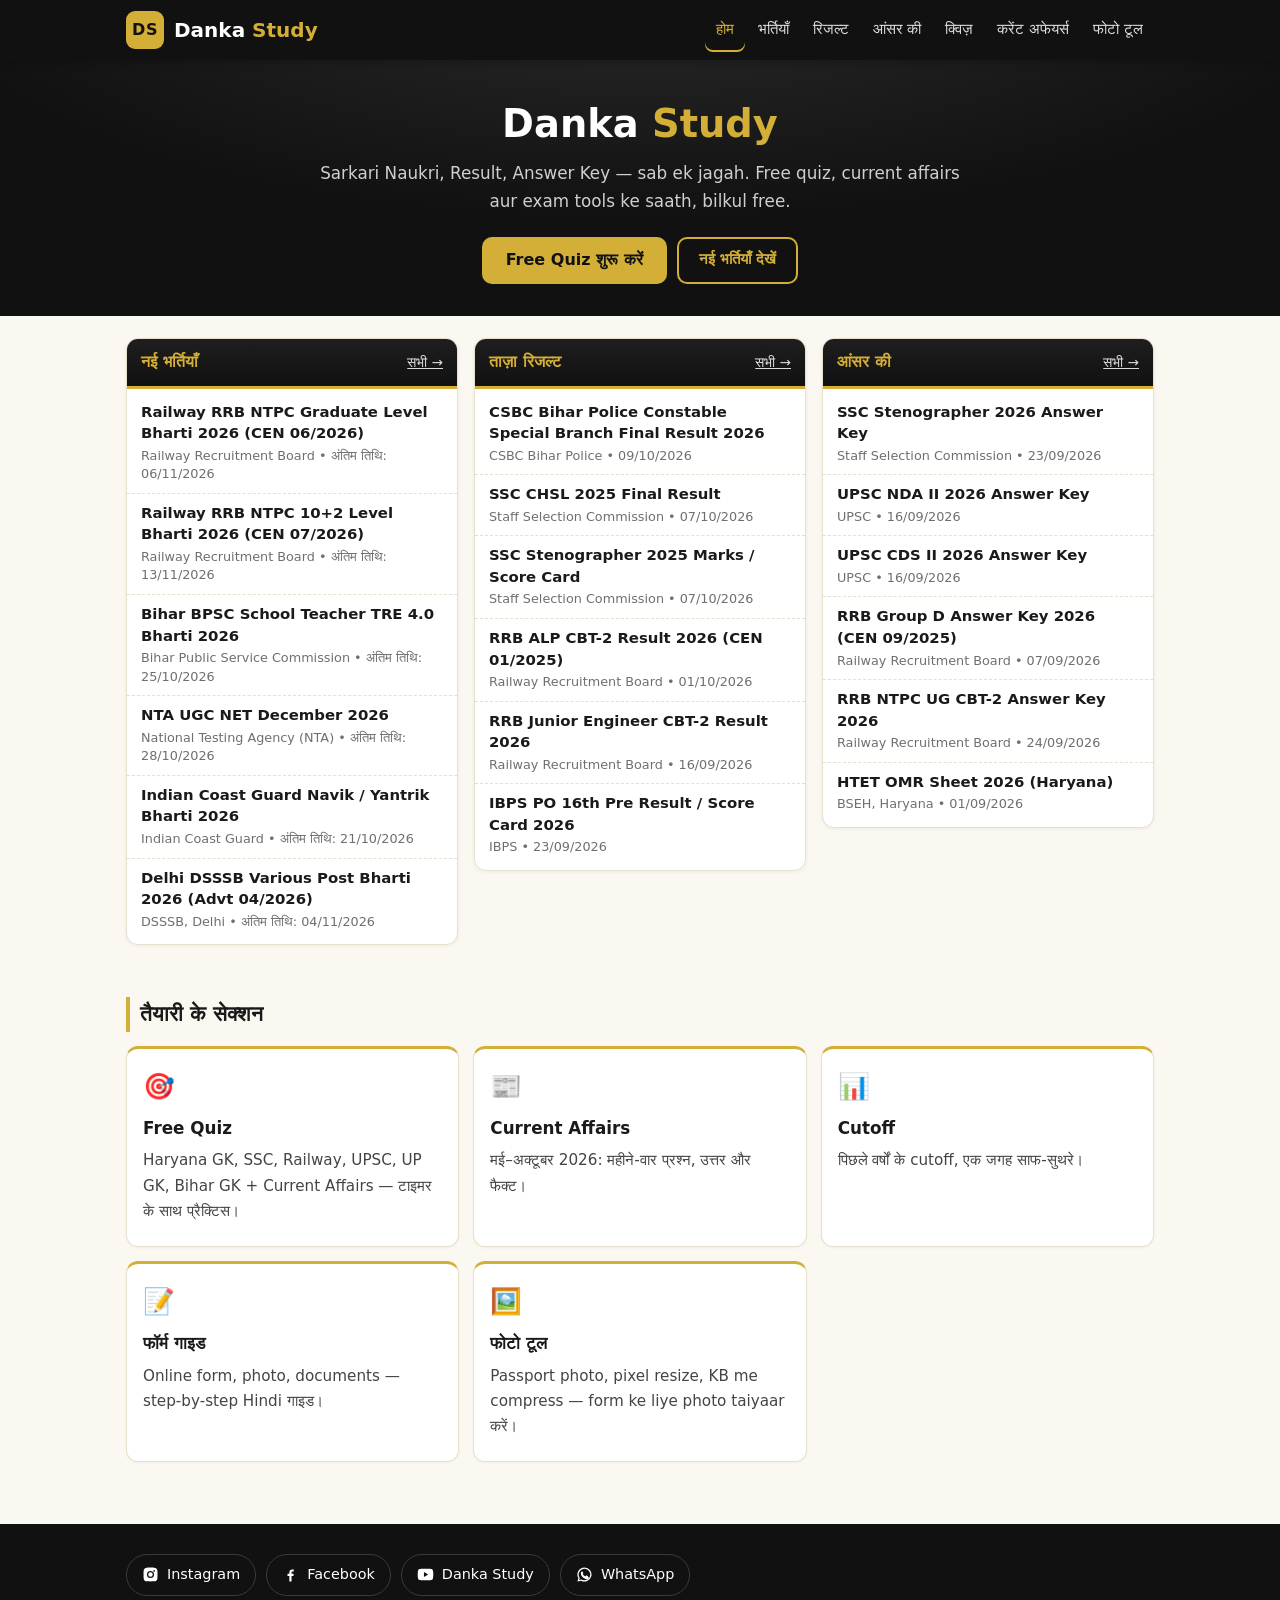
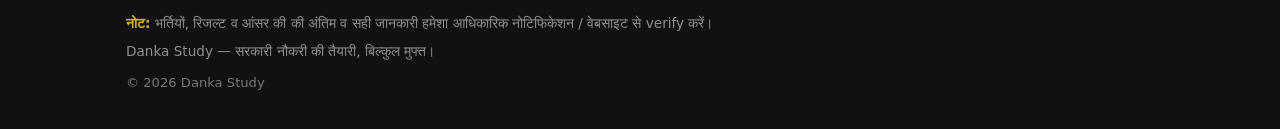
<file: index.html>
<!DOCTYPE html>
<html lang="hi">
<head>
<meta charset="UTF-8">
<meta name="viewport" content="width=device-width, initial-scale=1.0">
<title>Danka Study — Sarkari Naukri, Result, Answer Key, Free Quiz (Hindi)</title>
<meta name="description" content="Danka Study par payein latest sarkari bhartiyan, results, answer keys, free quiz aur current affairs — Hindi me, mobile par, bilkul free.">
<link rel="stylesheet" href="assets/style.css">
</head>
<body>
<header class="site-header">
  <div class="wrap head-in">
    <a class="brand" href="index.html" aria-label="Danka Study — होम">
      <span class="brand-badge">DS</span>
      <span class="brand-text">Danka <em>Study</em></span>
    </a>
    <button class="nav-toggle" id="navToggle" aria-label="मेन्यू" aria-expanded="false">☰</button>
    <nav class="main-nav" id="mainNav" aria-label="मुख्य मेन्यू">
      <a href="index.html" class="active">होम</a>
      <a href="jobs.html">भर्तियाँ</a>
      <a href="results.html">रिजल्ट</a>
      <a href="answer-keys.html">आंसर की</a>
      <a href="quiz.html">क्विज़</a>
      <a href="current-affairs.html">करेंट अफेयर्स</a>
      <a href="photo-resize.html">फोटो टूल</a>
    </nav>
  </div>
</header>

<main>
  <section class="hero">
    <div class="wrap">
      <h1>Danka <span class="gold">Study</span></h1>
      <p>Sarkari Naukri, Result, Answer Key — sab ek jagah. Free quiz, current affairs aur exam tools ke saath, bilkul free.</p>
      <div class="btn-row">
        <a class="btn" href="quiz.html">Free Quiz शुरू करें</a>
        <a class="btn-outline" href="jobs.html">नई भर्तियाँ देखें</a>
      </div>
    </div>
  </section>

  <section class="section sr-sec" aria-label="ताज़ा अपडेट">
    <div class="wrap">
      <div class="sr3">
        <div class="srbox">
          <div class="srbox-head"><h2>नई भर्तियाँ</h2><a href="jobs.html">सभी →</a></div>
          <ul class="srbox-list" id="latestJobs"><li>लोड हो रहा है…</li></ul>
        </div>
        <div class="srbox">
          <div class="srbox-head"><h2>ताज़ा रिजल्ट</h2><a href="results.html">सभी →</a></div>
          <ul class="srbox-list" id="latestResults"><li>लोड हो रहा है…</li></ul>
        </div>
        <div class="srbox">
          <div class="srbox-head"><h2>आंसर की</h2><a href="answer-keys.html">सभी →</a></div>
          <ul class="srbox-list" id="latestAnswerKeys"><li>लोड हो रहा है…</li></ul>
        </div>
      </div>
    </div>
  </section>

  <section class="section" aria-label="तैयारी के सेक्शन">
    <div class="wrap">
      <div class="section-head"><h2>तैयारी के सेक्शन</h2></div>
      <div class="cards">
        <a class="card menu-card" href="quiz.html"><span class="icon">🎯</span><h3>Free Quiz</h3><p>Haryana GK, SSC, Railway, UPSC, UP GK, Bihar GK + Current Affairs — टाइमर के साथ प्रैक्टिस।</p></a>
        <a class="card menu-card" href="current-affairs.html"><span class="icon">📰</span><h3>Current Affairs</h3><p>मई–अक्टूबर 2026: महीने-वार प्रश्न, उत्तर और फैक्ट।</p></a>
        <a class="card menu-card" href="cutoffs.html"><span class="icon">📊</span><h3>Cutoff</h3><p>पिछले वर्षों के cutoff, एक जगह साफ-सुथरे।</p></a>
        <a class="card menu-card" href="form-guide.html"><span class="icon">📝</span><h3>फॉर्म गाइड</h3><p>Online form, photo, documents — step-by-step Hindi गाइड।</p></a>
        <a class="card menu-card" href="photo-resize.html"><span class="icon">🖼️</span><h3>फोटो टूल</h3><p>Passport photo, pixel resize, KB me compress — form ke liye photo taiyaar करें।</p></a>
      </div>
    </div>
  </section>
</main>

<footer class="site-footer">
  <div class="wrap">
    <div class="social-row" aria-label="सोशल मीडिया">
      <a class="soc" href="https://www.instagram.com/dankarapidfire/" target="_blank" rel="noopener"><svg viewBox="0 0 24 24" aria-hidden="true"><path d="M12 2.2c3.2 0 3.6 0 4.9.1 3.3.1 4.8 1.7 4.9 4.9.1 1.3.1 1.6.1 4.8s0 3.6-.1 4.8c-.1 3.2-1.7 4.8-4.9 4.9-1.3.1-1.6.1-4.9.1-3.2 0-3.6 0-4.8-.1-3.3-.1-4.8-1.7-4.9-4.9-.1-1.3-.1-1.6-.1-4.8s0-3.6.1-4.8C2.4 4 4 2.4 7.2 2.3c1.2-.1 1.6-.1 4.8-.1zM12 7a5 5 0 1 0 0 10 5 5 0 0 0 0-10zm0 8.2a3.2 3.2 0 1 1 0-6.4 3.2 3.2 0 0 1 0 6.4zm5.2-9.6a1.2 1.2 0 1 0 0 2.4 1.2 1.2 0 0 0 0-2.4z"/></svg><span>Instagram</span></a>
      <a class="soc" href="https://www.facebook.com/profile.php?id=61594789661334" target="_blank" rel="noopener"><svg viewBox="0 0 24 24" aria-hidden="true"><path d="M13.5 21.9v-7.8h2.6l.4-3h-3V9.2c0-.9.3-1.5 1.6-1.5h1.5V5c-.3 0-1.2-.1-2.3-.1-2.3 0-3.9 1.4-3.9 4v2.2H7.8v3h2.6v7.8a10 10 0 0 0 3.1 0z"/></svg><span>Facebook</span></a>
      <a class="soc" href="https://www.youtube.com/@dankarapidfire" target="_blank" rel="noopener" aria-label="Danka Study YouTube"><svg viewBox="0 0 24 24" aria-hidden="true"><path d="M23 12s0-3.9-.5-5.6c-.3-1-1.1-1.8-2.1-2C18.6 4 12 4 12 4s-6.6 0-8.4.4c-1 .3-1.8 1-2.1 2C1 8.1 1 12 1 12s0 3.9.5 5.6c.3 1 1.1 1.8 2.1 2 1.8.4 8.4.4 8.4.4s6.6 0 8.4-.4c1-.3 1.8-1 2.1-2 .5-1.7.5-5.6.5-5.6zM9.8 15.5v-7l6 3.5-6 3.5z"/></svg><span>Danka Study</span></a>
      <!-- TODO_WHATSAPP_CHANNEL_URL: WhatsApp Channel ka invite link milte hi href="#" ki jagah dalein -->
      <a class="soc" href="#" aria-label="WhatsApp Channel — जल्द आ रहा है"><svg viewBox="0 0 24 24" aria-hidden="true"><path d="M12 2a10 10 0 0 0-8.6 15.1L2 22l5-1.3A10 10 0 1 0 12 2zm0 18.2a8.2 8.2 0 0 1-4.2-1.1l-.3-.2-3 .8.8-2.9-.2-.3A8.2 8.2 0 1 1 12 20.2zm4.6-6.1c-.3-.1-1.5-.7-1.7-.8-.2-.1-.4-.1-.6.1l-.8 1c-.1.2-.3.2-.5.1a6.7 6.7 0 0 1-3.3-2.9c-.2-.4 0-.5.1-.7l.4-.5c.1-.2.1-.3 0-.5L9.4 8c-.1-.3-.3-.3-.5-.3h-.5c-.2 0-.5.2-.7.5-.2.3-.9 1-.9 2.5s1 2.9 1.1 3.1c.1.2 1.9 3 4.7 4.1 1.9.8 2.7.9 3.6.7.6-.1 1.5-.6 1.7-1.2.2-.6.2-1.1.1-1.2 0-.1-.2-.2-.5-.3z"/></svg><span>WhatsApp</span></a>
    </div>
    <p class="foot-note"><strong>नोट:</strong> भर्तियों, रिजल्ट व आंसर की की अंतिम व सही जानकारी हमेशा आधिकारिक नोटिफिकेशन / वेबसाइट से verify करें।</p>
    <p class="foot-note">Danka Study — सरकारी नौकरी की तैयारी, बिल्कुल मुफ्त।</p>
    <p class="copy">© 2026 Danka Study</p>
  </div>
</footer>
<script src="assets/site.js"></script>
</body>
</html>
</file>
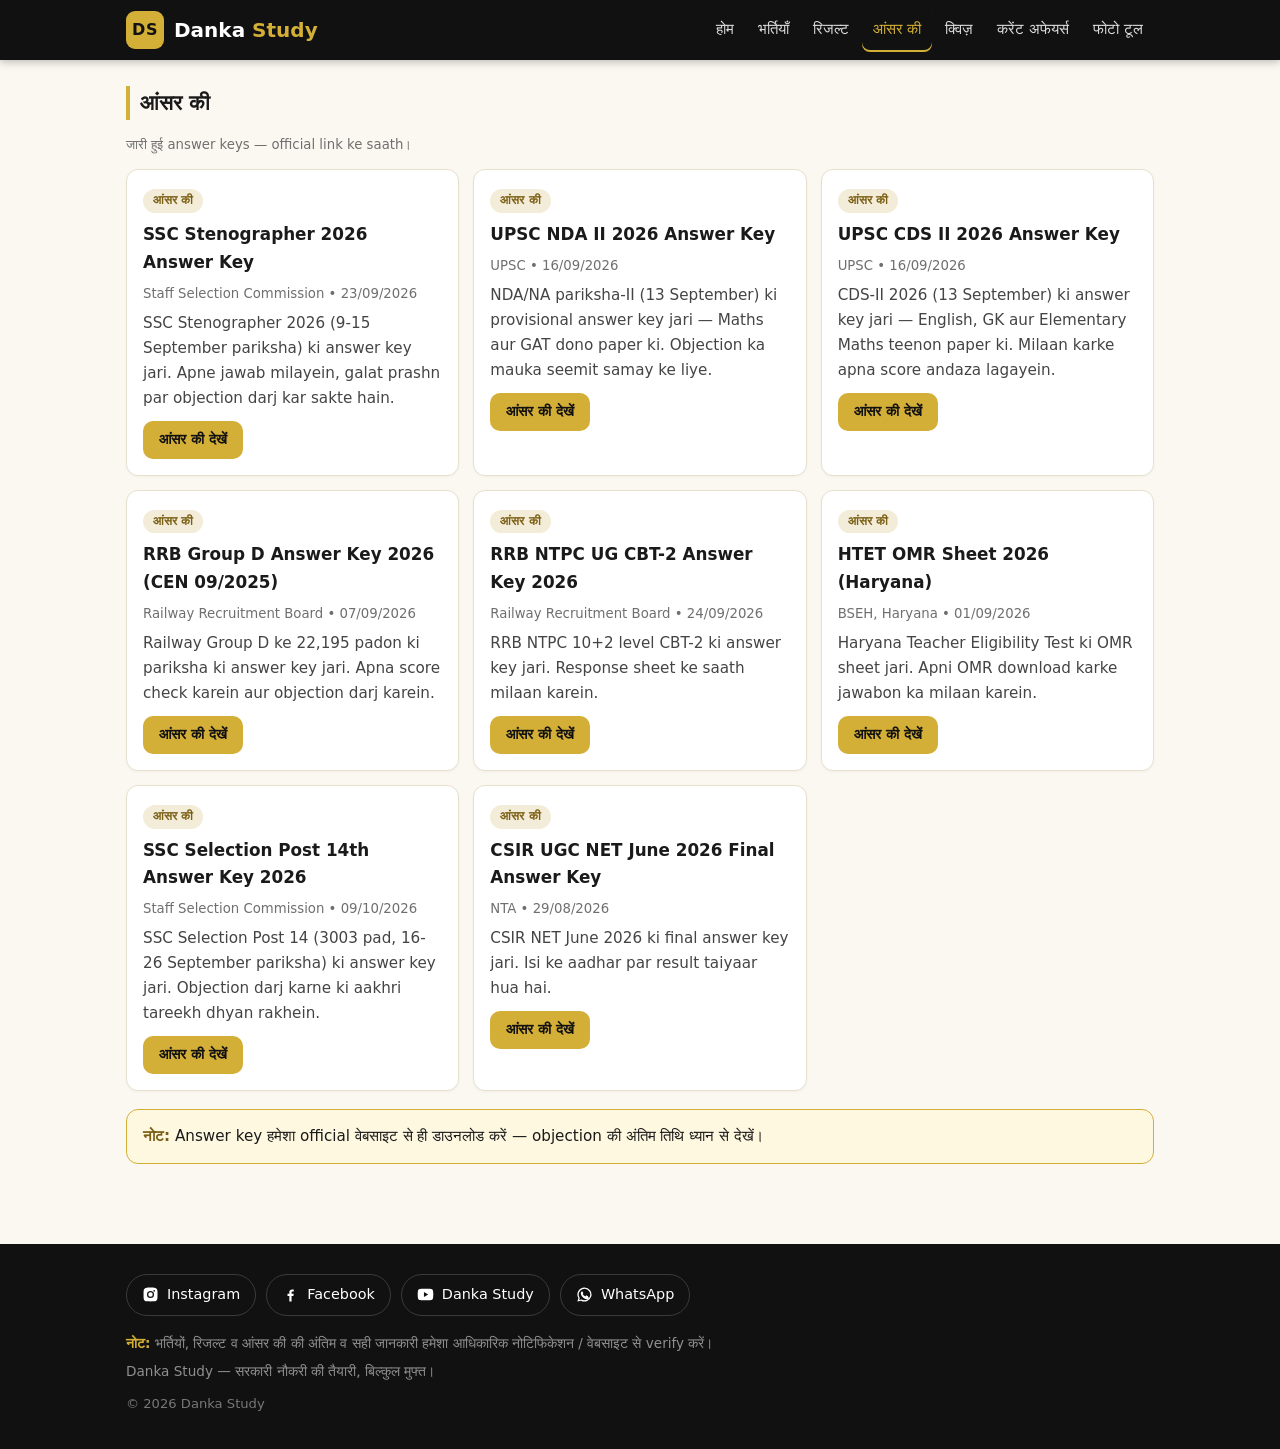
<file: answer-keys.html>
<!DOCTYPE html>
<html lang="hi">
<head>
<meta charset="UTF-8">
<meta name="viewport" content="width=device-width, initial-scale=1.0">
<title>Answer Key 2026 — Sarkari Exam Answer Keys Hindi me | Danka Study</title>
<meta name="description" content="Sarkari exams ki answer keys Hindi me — HSSC, SSC, Railway aur sabhi main exams. Official answer key links ke saath, bilkul free.">
<link rel="stylesheet" href="assets/style.css">
</head>
<body>
<header class="site-header">
  <div class="wrap head-in">
    <a class="brand" href="index.html" aria-label="Danka Study — होम">
      <span class="brand-badge">DS</span>
      <span class="brand-text">Danka <em>Study</em></span>
    </a>
    <button class="nav-toggle" id="navToggle" aria-label="मेन्यू" aria-expanded="false">☰</button>
    <nav class="main-nav" id="mainNav" aria-label="मुख्य मेन्यू">
      <a href="index.html">होम</a>
      <a href="jobs.html">भर्तियाँ</a>
      <a href="results.html">रिजल्ट</a>
      <a href="answer-keys.html" class="active">आंसर की</a>
      <a href="quiz.html">क्विज़</a>
      <a href="current-affairs.html">करेंट अफेयर्स</a>
      <a href="photo-resize.html">फोटो टूल</a>
    </nav>
  </div>
</header>

<main>
  <section class="section">
    <div class="wrap">
      <div class="section-head"><h2>आंसर की</h2></div>
      <p class="meta">जारी हुई answer keys — official link ke saath।</p>
      <div class="cards" id="answerKeysList"><div class="empty">लोड हो रहा है…</div></div>
      <div class="disclaimer-box"><strong>नोट:</strong> Answer key हमेशा official वेबसाइट से ही डाउनलोड करें — objection की अंतिम तिथि ध्यान से देखें।</div>
    </div>
  </section>
</main>

<footer class="site-footer">
  <div class="wrap">
    <div class="social-row" aria-label="सोशल मीडिया">
      <a class="soc" href="https://www.instagram.com/dankarapidfire/" target="_blank" rel="noopener"><svg viewBox="0 0 24 24" aria-hidden="true"><path d="M12 2.2c3.2 0 3.6 0 4.9.1 3.3.1 4.8 1.7 4.9 4.9.1 1.3.1 1.6.1 4.8s0 3.6-.1 4.8c-.1 3.2-1.7 4.8-4.9 4.9-1.3.1-1.6.1-4.9.1-3.2 0-3.6 0-4.8-.1-3.3-.1-4.8-1.7-4.9-4.9-.1-1.3-.1-1.6-.1-4.8s0-3.6.1-4.8C2.4 4 4 2.4 7.2 2.3c1.2-.1 1.6-.1 4.8-.1zM12 7a5 5 0 1 0 0 10 5 5 0 0 0 0-10zm0 8.2a3.2 3.2 0 1 1 0-6.4 3.2 3.2 0 0 1 0 6.4zm5.2-9.6a1.2 1.2 0 1 0 0 2.4 1.2 1.2 0 0 0 0-2.4z"/></svg><span>Instagram</span></a>
      <a class="soc" href="https://www.facebook.com/profile.php?id=61594789661334" target="_blank" rel="noopener"><svg viewBox="0 0 24 24" aria-hidden="true"><path d="M13.5 21.9v-7.8h2.6l.4-3h-3V9.2c0-.9.3-1.5 1.6-1.5h1.5V5c-.3 0-1.2-.1-2.3-.1-2.3 0-3.9 1.4-3.9 4v2.2H7.8v3h2.6v7.8a10 10 0 0 0 3.1 0z"/></svg><span>Facebook</span></a>
      <a class="soc" href="https://www.youtube.com/@dankarapidfire" target="_blank" rel="noopener" aria-label="Danka Study YouTube"><svg viewBox="0 0 24 24" aria-hidden="true"><path d="M23 12s0-3.9-.5-5.6c-.3-1-1.1-1.8-2.1-2C18.6 4 12 4 12 4s-6.6 0-8.4.4c-1 .3-1.8 1-2.1 2C1 8.1 1 12 1 12s0 3.9.5 5.6c.3 1 1.1 1.8 2.1 2 1.8.4 8.4.4 8.4.4s6.6 0 8.4-.4c1-.3 1.8-1 2.1-2 .5-1.7.5-5.6.5-5.6zM9.8 15.5v-7l6 3.5-6 3.5z"/></svg><span>Danka Study</span></a>
      <!-- TODO_WHATSAPP_CHANNEL_URL: WhatsApp Channel ka invite link milte hi href="#" ki jagah dalein -->
      <a class="soc" href="#" aria-label="WhatsApp Channel — जल्द आ रहा है"><svg viewBox="0 0 24 24" aria-hidden="true"><path d="M12 2a10 10 0 0 0-8.6 15.1L2 22l5-1.3A10 10 0 1 0 12 2zm0 18.2a8.2 8.2 0 0 1-4.2-1.1l-.3-.2-3 .8.8-2.9-.2-.3A8.2 8.2 0 1 1 12 20.2zm4.6-6.1c-.3-.1-1.5-.7-1.7-.8-.2-.1-.4-.1-.6.1l-.8 1c-.1.2-.3.2-.5.1a6.7 6.7 0 0 1-3.3-2.9c-.2-.4 0-.5.1-.7l.4-.5c.1-.2.1-.3 0-.5L9.4 8c-.1-.3-.3-.3-.5-.3h-.5c-.2 0-.5.2-.7.5-.2.3-.9 1-.9 2.5s1 2.9 1.1 3.1c.1.2 1.9 3 4.7 4.1 1.9.8 2.7.9 3.6.7.6-.1 1.5-.6 1.7-1.2.2-.6.2-1.1.1-1.2 0-.1-.2-.2-.5-.3z"/></svg><span>WhatsApp</span></a>
    </div>
    <p class="foot-note"><strong>नोट:</strong> भर्तियों, रिजल्ट व आंसर की की अंतिम व सही जानकारी हमेशा आधिकारिक नोटिफिकेशन / वेबसाइट से verify करें।</p>
    <p class="foot-note">Danka Study — सरकारी नौकरी की तैयारी, बिल्कुल मुफ्त।</p>
    <p class="copy">© 2026 Danka Study</p>
  </div>
</footer>
<script src="assets/site.js"></script>
</body>
</html>
</file>
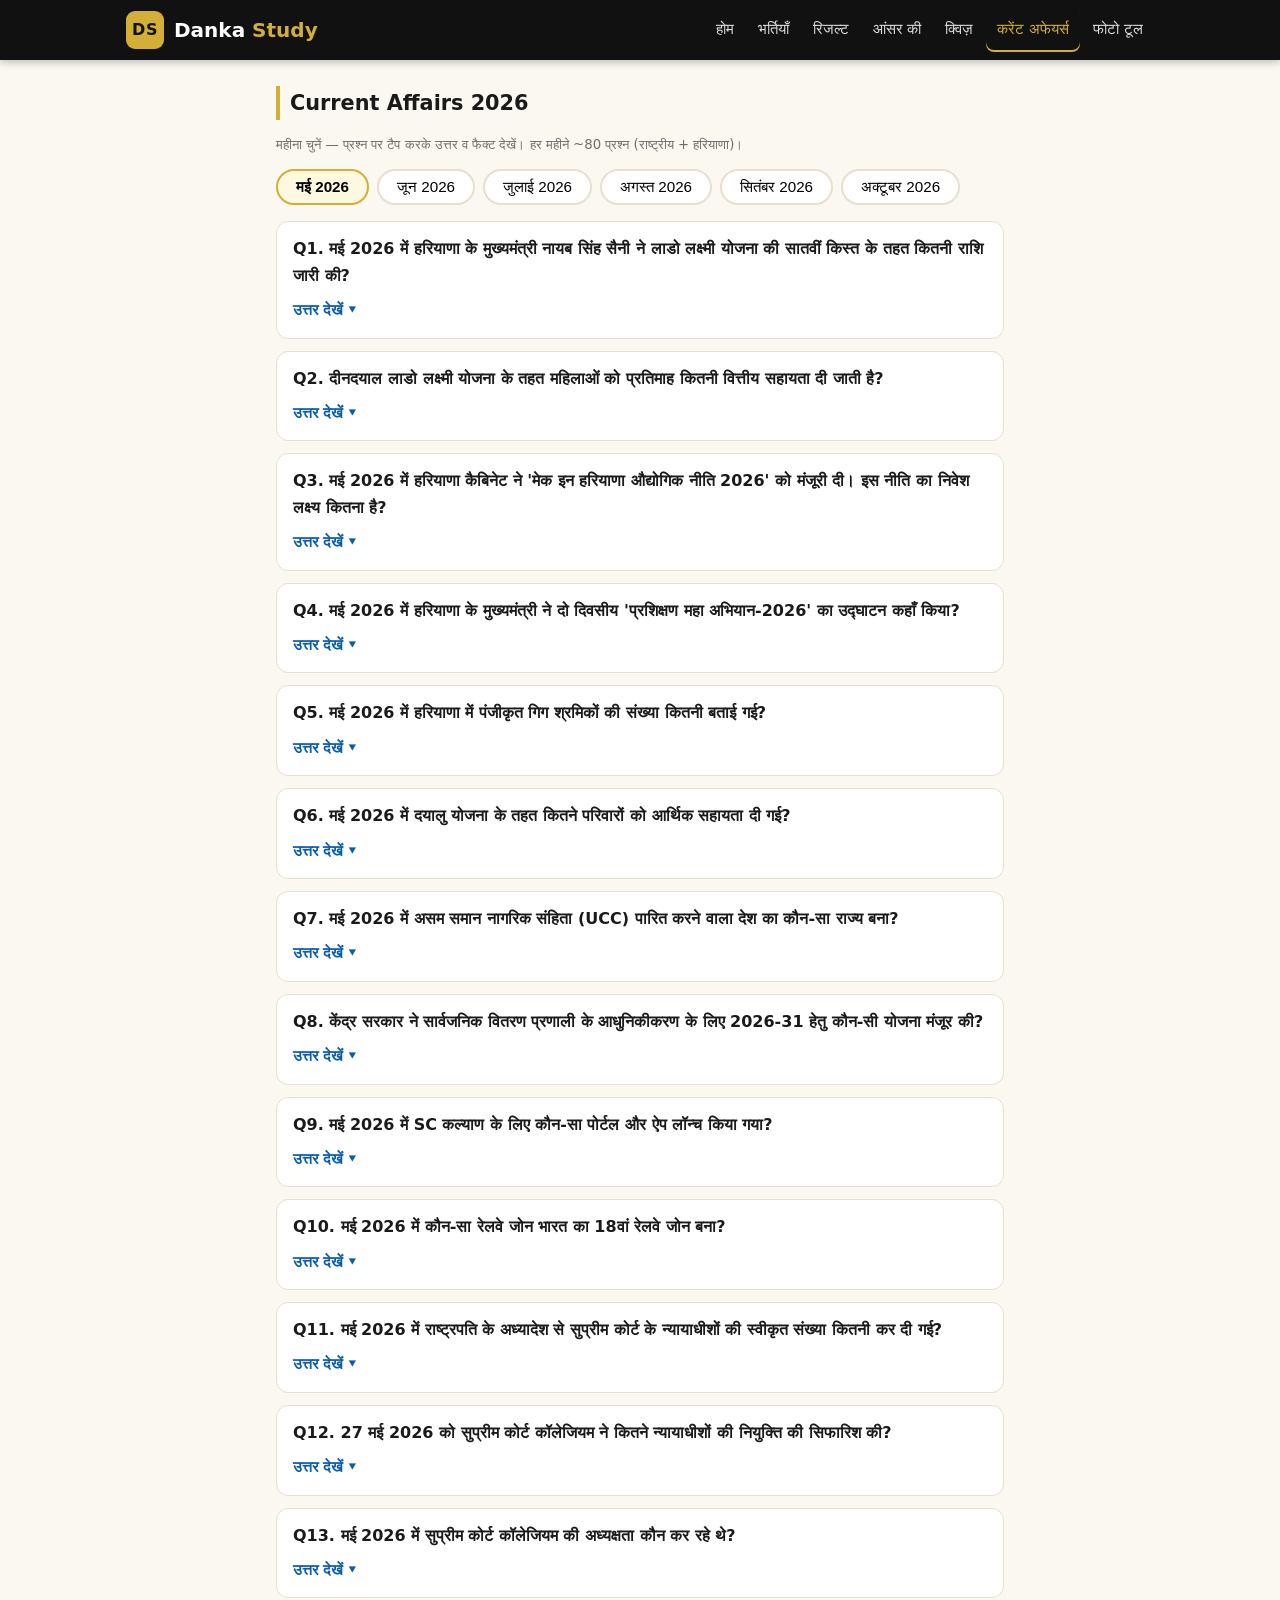
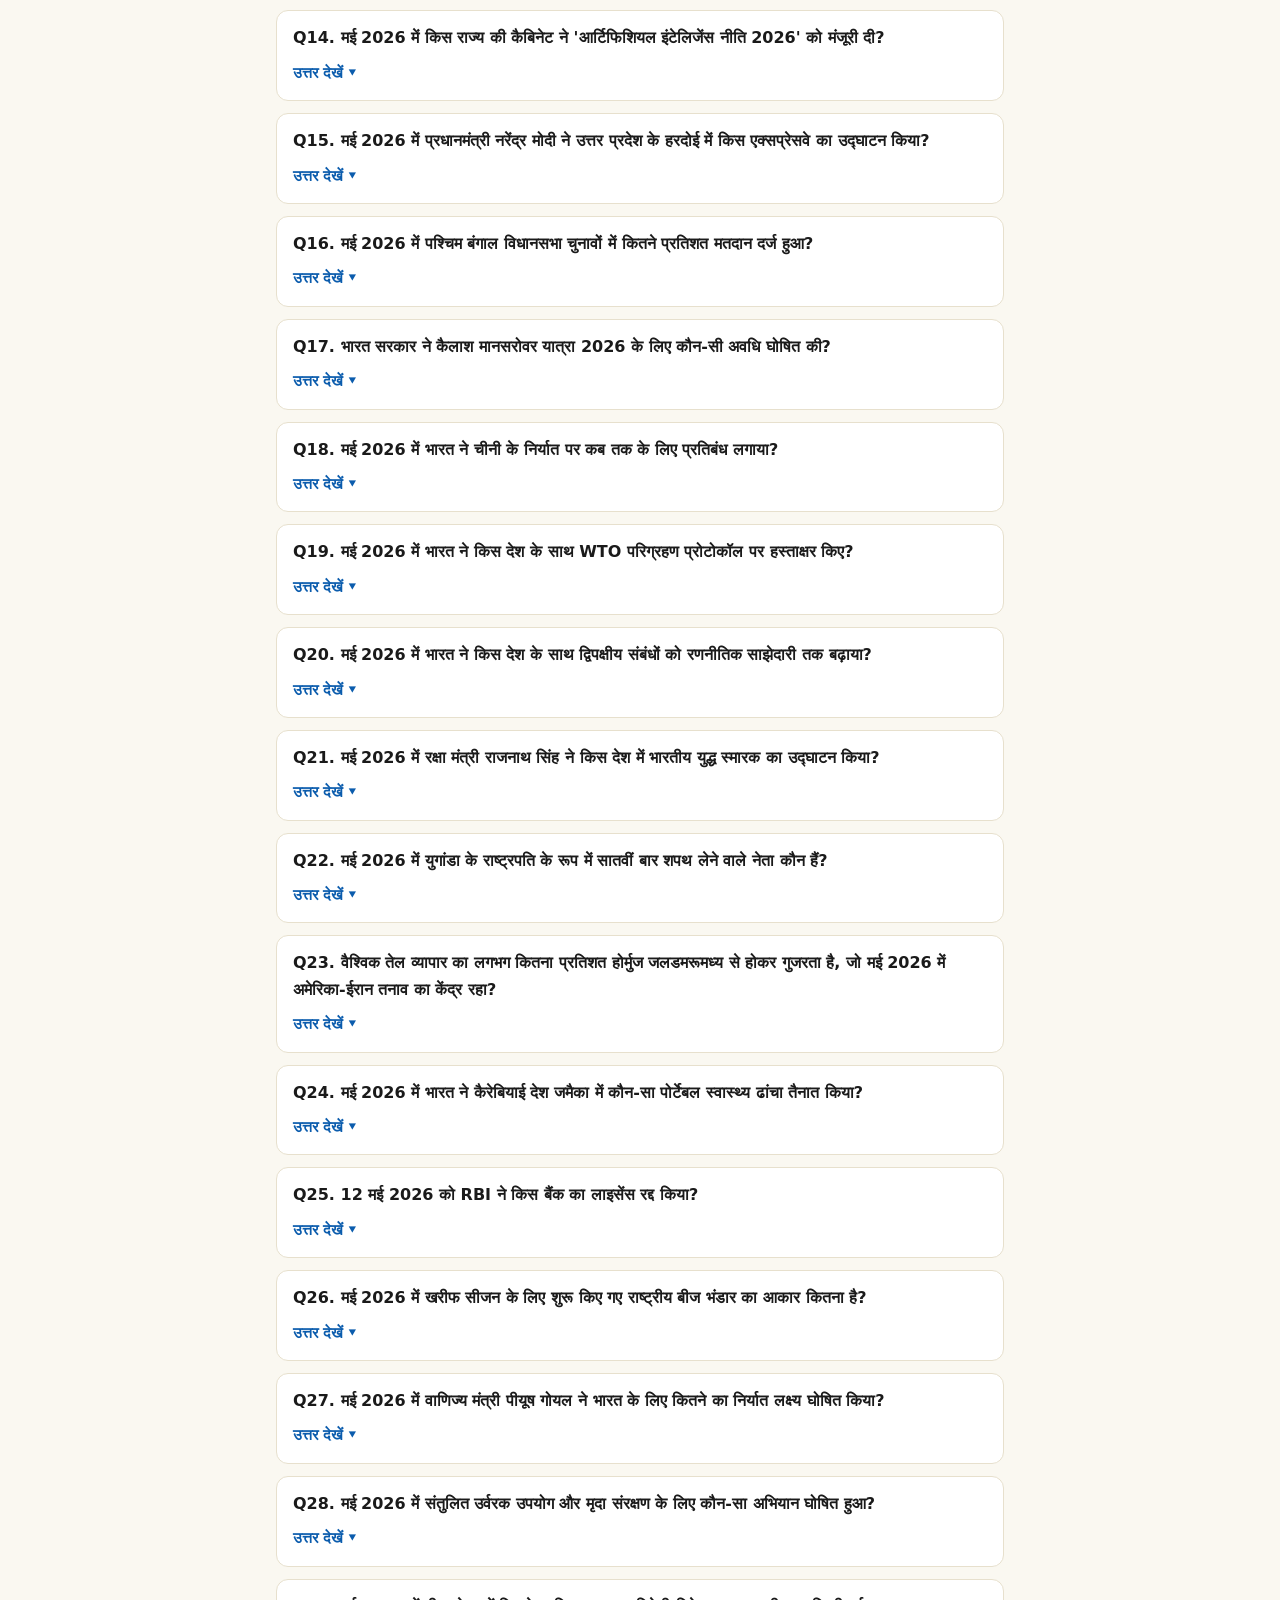
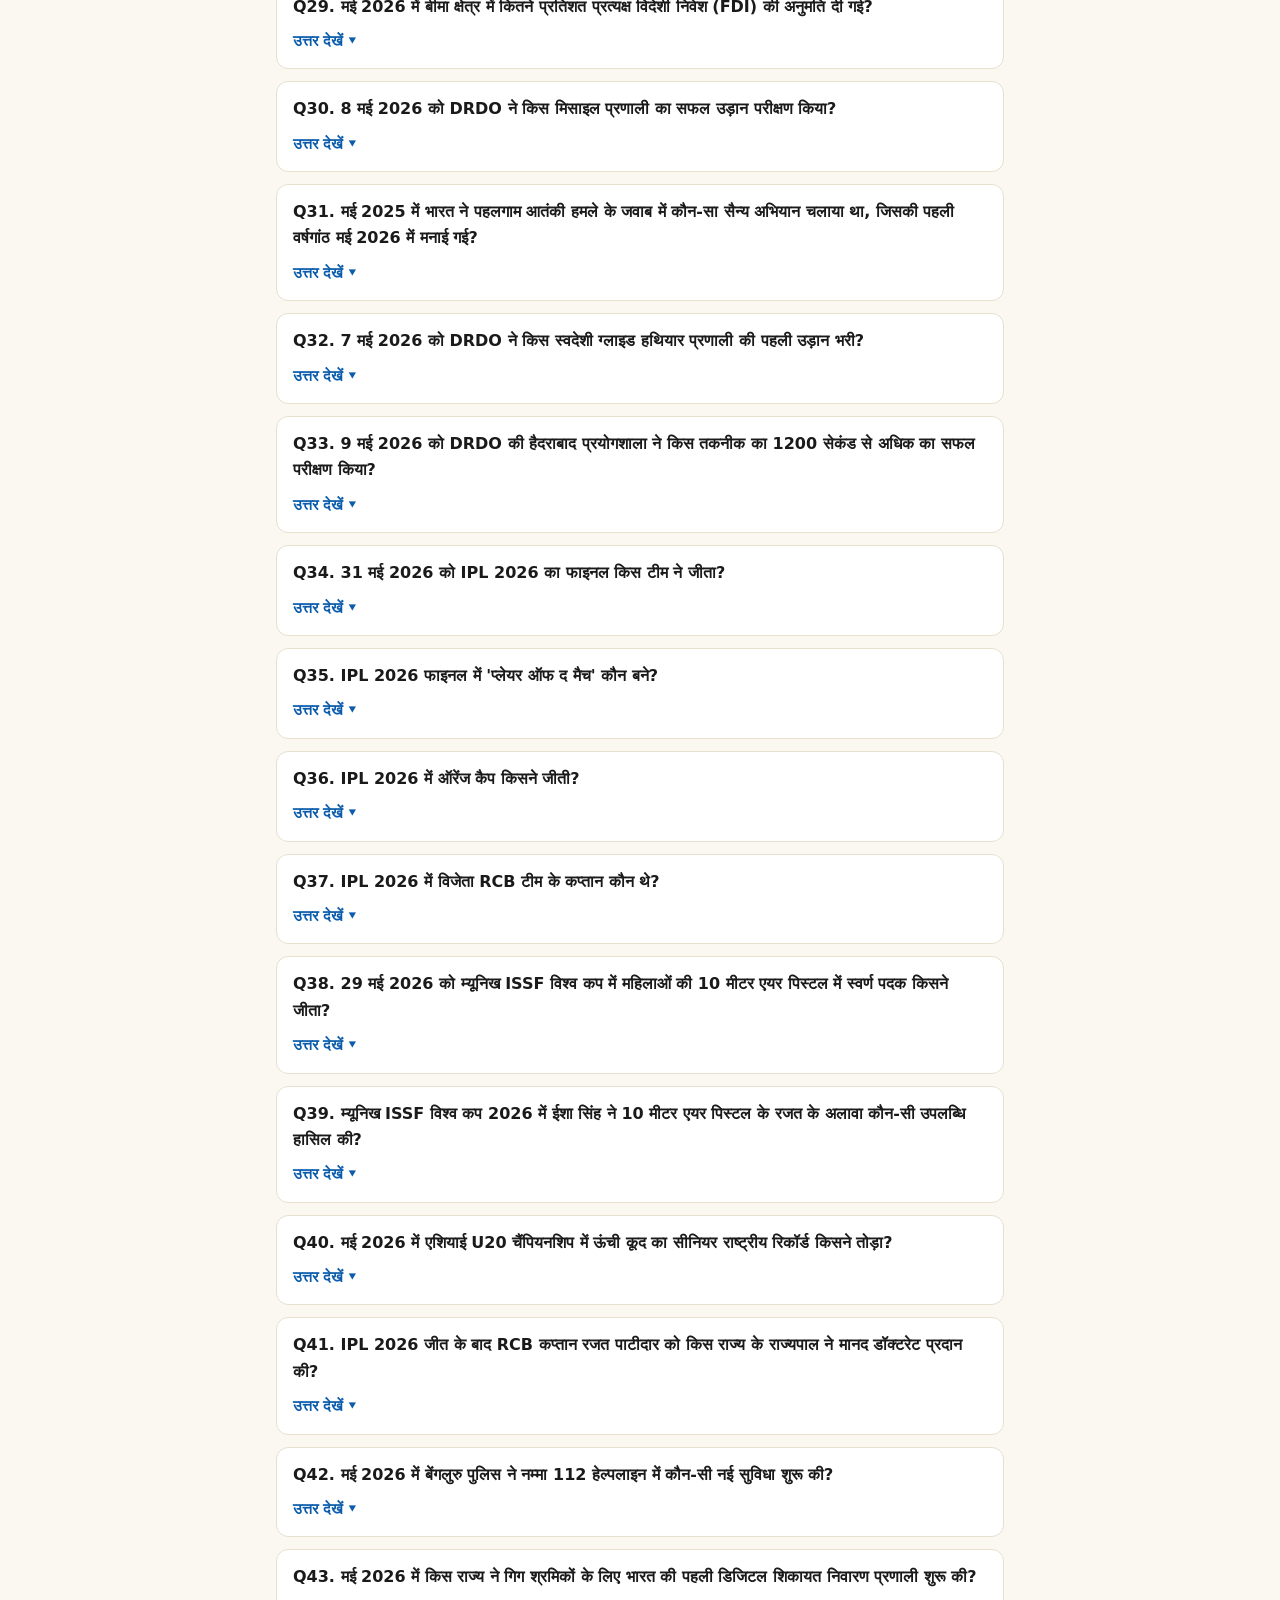
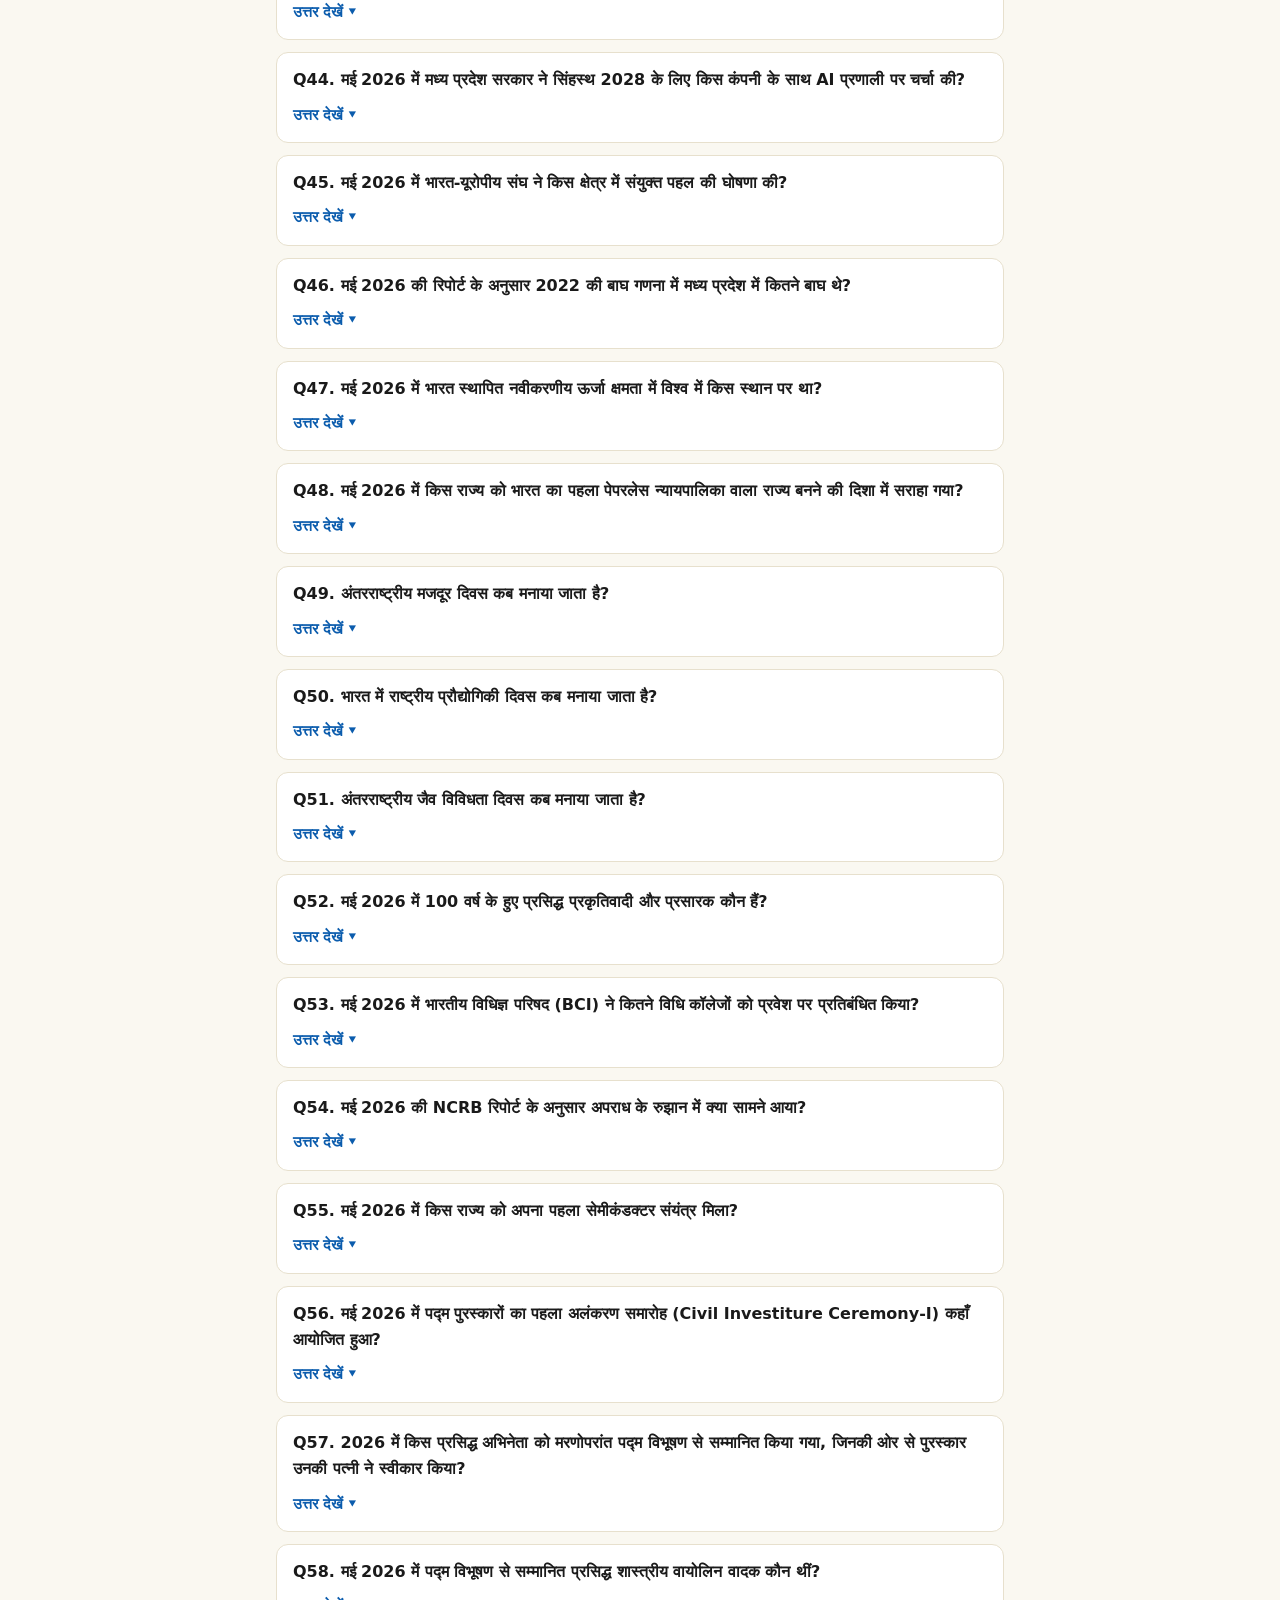
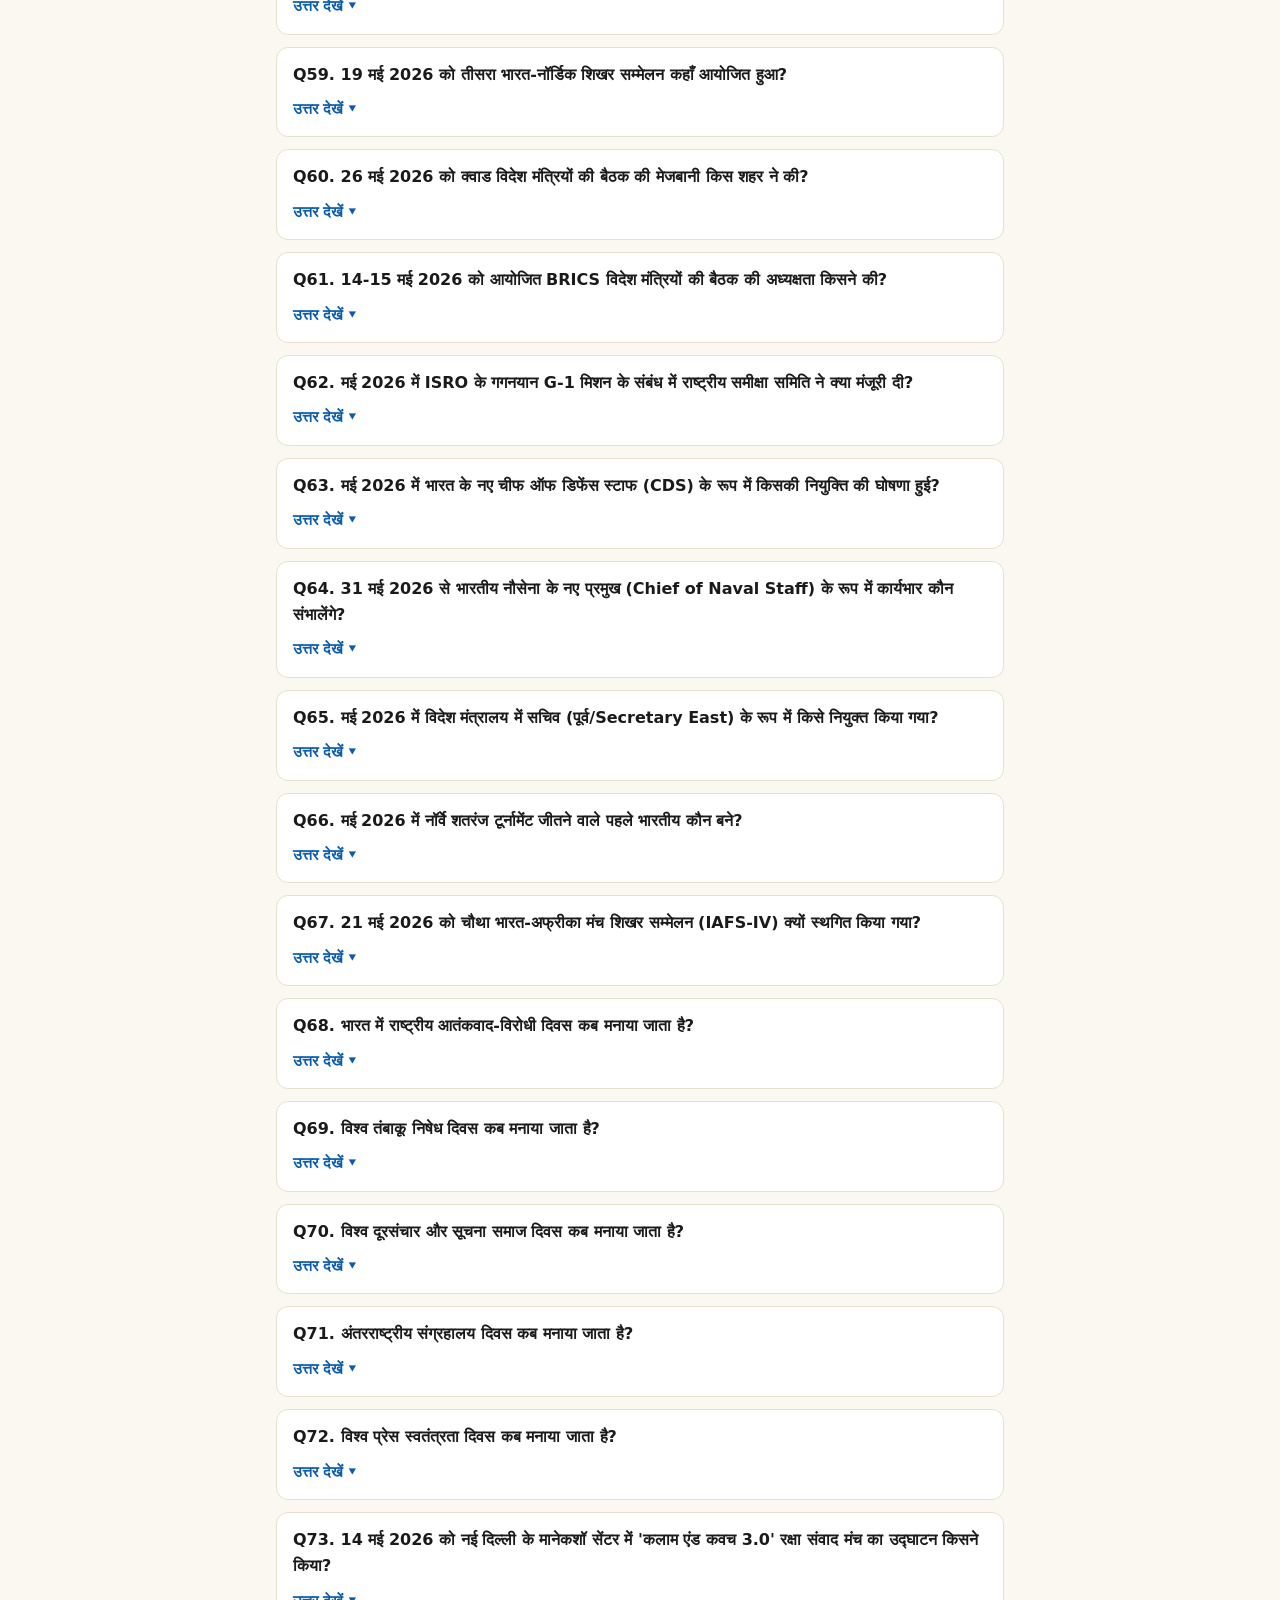
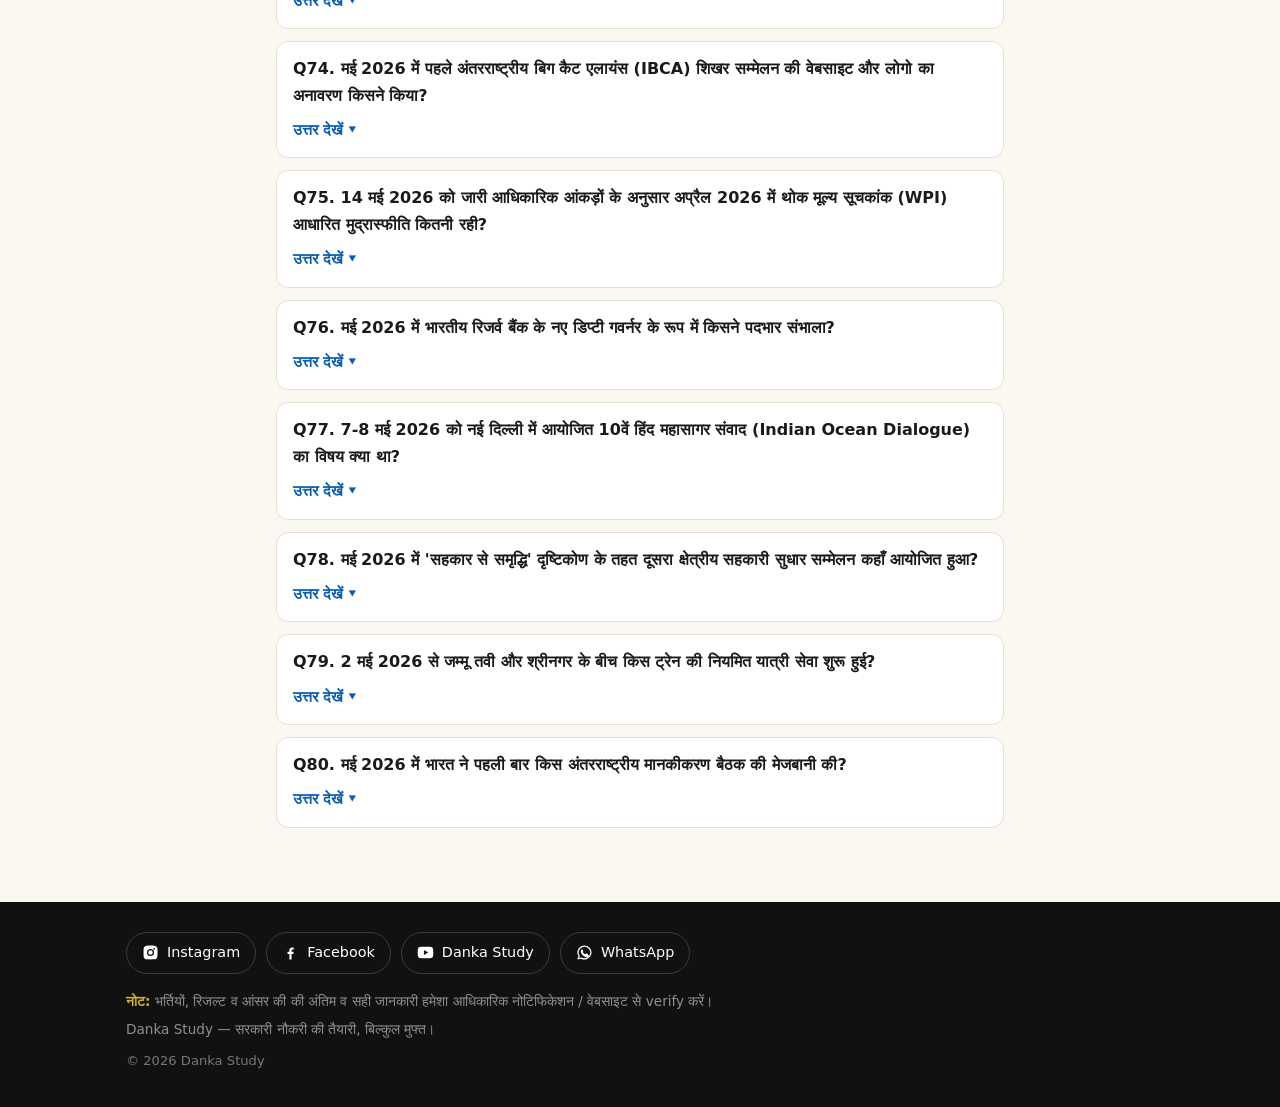
<file: current-affairs.html>
<!DOCTYPE html>
<html lang="hi">
<head>
<meta charset="UTF-8">
<meta name="viewport" content="width=device-width, initial-scale=1.0">
<title>Current Affairs 2026 Hindi me — Month-wise Quiz | Danka Study</title>
<meta name="description" content="Current affairs 2026 Hindi me — मई से अक्टूबर तक महीने-वार प्रश्न, उत्तर और फैक्ट। Sarkari exam की तैयारी के लिए free.">
<link rel="stylesheet" href="assets/style.css">
</head>
<body>
<header class="site-header">
  <div class="wrap head-in">
    <a class="brand" href="index.html" aria-label="Danka Study — होम">
      <span class="brand-badge">DS</span>
      <span class="brand-text">Danka <em>Study</em></span>
    </a>
    <button class="nav-toggle" id="navToggle" aria-label="मेन्यू" aria-expanded="false">☰</button>
    <nav class="main-nav" id="mainNav" aria-label="मुख्य मेन्यू">
      <a href="index.html">होम</a>
      <a href="jobs.html">भर्तियाँ</a>
      <a href="results.html">रिजल्ट</a>
      <a href="answer-keys.html">आंसर की</a>
      <a href="quiz.html">क्विज़</a>
      <a href="current-affairs.html" class="active">करेंट अफेयर्स</a>
      <a href="photo-resize.html">फोटो टूल</a>
    </nav>
  </div>
</header>

<main>
  <section class="section">
    <div class="wrap" style="max-width:760px">
      <div class="section-head"><h2>Current Affairs 2026</h2></div>
      <p class="meta">महीना चुनें — प्रश्न पर टैप करके उत्तर व फैक्ट देखें। हर महीने ~80 प्रश्न (राष्ट्रीय + हरियाणा)।</p>
      <div class="tabs" id="caTabs" role="tablist" aria-label="महीना चुनें"></div>
      <div id="caList"><div class="empty">लोड हो रहा है…</div></div>
    </div>
  </section>
</main>

<footer class="site-footer">
  <div class="wrap">
    <div class="social-row" aria-label="सोशल मीडिया">
      <a class="soc" href="https://www.instagram.com/dankarapidfire/" target="_blank" rel="noopener"><svg viewBox="0 0 24 24" aria-hidden="true"><path d="M12 2.2c3.2 0 3.6 0 4.9.1 3.3.1 4.8 1.7 4.9 4.9.1 1.3.1 1.6.1 4.8s0 3.6-.1 4.8c-.1 3.2-1.7 4.8-4.9 4.9-1.3.1-1.6.1-4.9.1-3.2 0-3.6 0-4.8-.1-3.3-.1-4.8-1.7-4.9-4.9-.1-1.3-.1-1.6-.1-4.8s0-3.6.1-4.8C2.4 4 4 2.4 7.2 2.3c1.2-.1 1.6-.1 4.8-.1zM12 7a5 5 0 1 0 0 10 5 5 0 0 0 0-10zm0 8.2a3.2 3.2 0 1 1 0-6.4 3.2 3.2 0 0 1 0 6.4zm5.2-9.6a1.2 1.2 0 1 0 0 2.4 1.2 1.2 0 0 0 0-2.4z"/></svg><span>Instagram</span></a>
      <a class="soc" href="https://www.facebook.com/profile.php?id=61594789661334" target="_blank" rel="noopener"><svg viewBox="0 0 24 24" aria-hidden="true"><path d="M13.5 21.9v-7.8h2.6l.4-3h-3V9.2c0-.9.3-1.5 1.6-1.5h1.5V5c-.3 0-1.2-.1-2.3-.1-2.3 0-3.9 1.4-3.9 4v2.2H7.8v3h2.6v7.8a10 10 0 0 0 3.1 0z"/></svg><span>Facebook</span></a>
      <a class="soc" href="https://www.youtube.com/@dankarapidfire" target="_blank" rel="noopener" aria-label="Danka Study YouTube"><svg viewBox="0 0 24 24" aria-hidden="true"><path d="M23 12s0-3.9-.5-5.6c-.3-1-1.1-1.8-2.1-2C18.6 4 12 4 12 4s-6.6 0-8.4.4c-1 .3-1.8 1-2.1 2C1 8.1 1 12 1 12s0 3.9.5 5.6c.3 1 1.1 1.8 2.1 2 1.8.4 8.4.4 8.4.4s6.6 0 8.4-.4c1-.3 1.8-1 2.1-2 .5-1.7.5-5.6.5-5.6zM9.8 15.5v-7l6 3.5-6 3.5z"/></svg><span>Danka Study</span></a>
      <!-- TODO_WHATSAPP_CHANNEL_URL: WhatsApp Channel ka invite link milte hi href="#" ki jagah dalein -->
      <a class="soc" href="#" aria-label="WhatsApp Channel — जल्द आ रहा है"><svg viewBox="0 0 24 24" aria-hidden="true"><path d="M12 2a10 10 0 0 0-8.6 15.1L2 22l5-1.3A10 10 0 1 0 12 2zm0 18.2a8.2 8.2 0 0 1-4.2-1.1l-.3-.2-3 .8.8-2.9-.2-.3A8.2 8.2 0 1 1 12 20.2zm4.6-6.1c-.3-.1-1.5-.7-1.7-.8-.2-.1-.4-.1-.6.1l-.8 1c-.1.2-.3.2-.5.1a6.7 6.7 0 0 1-3.3-2.9c-.2-.4 0-.5.1-.7l.4-.5c.1-.2.1-.3 0-.5L9.4 8c-.1-.3-.3-.3-.5-.3h-.5c-.2 0-.5.2-.7.5-.2.3-.9 1-.9 2.5s1 2.9 1.1 3.1c.1.2 1.9 3 4.7 4.1 1.9.8 2.7.9 3.6.7.6-.1 1.5-.6 1.7-1.2.2-.6.2-1.1.1-1.2 0-.1-.2-.2-.5-.3z"/></svg><span>WhatsApp</span></a>
    </div>
    <p class="foot-note"><strong>नोट:</strong> भर्तियों, रिजल्ट व आंसर की की अंतिम व सही जानकारी हमेशा आधिकारिक नोटिफिकेशन / वेबसाइट से verify करें।</p>
    <p class="foot-note">Danka Study — सरकारी नौकरी की तैयारी, बिल्कुल मुफ्त।</p>
    <p class="copy">© 2026 Danka Study</p>
  </div>
</footer>
<script src="assets/site.js"></script>
<script>
/* Current Affairs month-wise reader */
var CA_MONTHS = [
  { file: 'data/quiz/ca_2026_05.json', label: 'मई 2026' },
  { file: 'data/quiz/ca_2026_06.json', label: 'जून 2026' },
  { file: 'data/quiz/ca_2026_07.json', label: 'जुलाई 2026' },
  { file: 'data/quiz/ca_2026_08.json', label: 'अगस्त 2026' },
  { file: 'data/quiz/ca_2026_09.json', label: 'सितंबर 2026' },
  { file: 'data/quiz/ca_2026_10.json', label: 'अक्टूबर 2026' }
];
document.addEventListener('DOMContentLoaded', function () {
  var tabs = document.getElementById('caTabs');
  var list = document.getElementById('caList');
  function loadMonth(m) {
    list.innerHTML = '<div class="empty">लोड हो रहा है…</div>';
    fetchJSON(m.file, null).then(function (d) {
      var qs = (d && d.questions) || [];
      if (!qs.length) {
        list.innerHTML = '<div class="empty"><strong>डेटा उपलब्ध नहीं</strong>इस महीने का करेंट अफेयर्स जल्द जोड़ा जाएगा।</div>';
        return;
      }
      list.innerHTML = qs.map(function (q, i) {
        var opts = q.options.map(function (o, oi) {
          var mark = oi === q.answer
            ? ' style="color:var(--green);font-weight:700"'
            : '';
          return '<div' + mark + '>' + (oi + 1) + '. ' + esc(o) +
            (oi === q.answer ? ' ✓' : '') + '</div>';
        }).join('');
        return '<div class="ca-card"><p class="q">Q' + (i + 1) + '. ' + esc(q.q) + '</p>' +
          '<button class="reveal">उत्तर देखें ▾</button>' +
          '<div class="ca-ans">' + opts +
          (q.fact ? '<div class="fact-box"><strong>फैक्ट:</strong> ' + esc(q.fact) + '</div>' : '') +
          '</div></div>';
      }).join('');
      var cards = list.querySelectorAll('.ca-card');
      cards.forEach(function (card) {
        var btn = card.querySelector('.reveal');
        btn.addEventListener('click', function () {
          var open = card.classList.toggle('open');
          btn.textContent = open ? 'उत्तर छिपाएं ▴' : 'उत्तर देखें ▾';
        });
      });
    });
  }
  CA_MONTHS.forEach(function (m, i) {
    var b = document.createElement('button');
    b.className = 'tab' + (i === 0 ? ' sel' : '');
    b.textContent = m.label;
    b.setAttribute('role', 'tab');
    b.addEventListener('click', function () {
      tabs.querySelectorAll('.tab').forEach(function (x) { x.classList.remove('sel'); });
      b.classList.add('sel');
      loadMonth(m);
    });
    tabs.appendChild(b);
  });
  loadMonth(CA_MONTHS[0]);
});
</script>
</body>
</html>
</file>
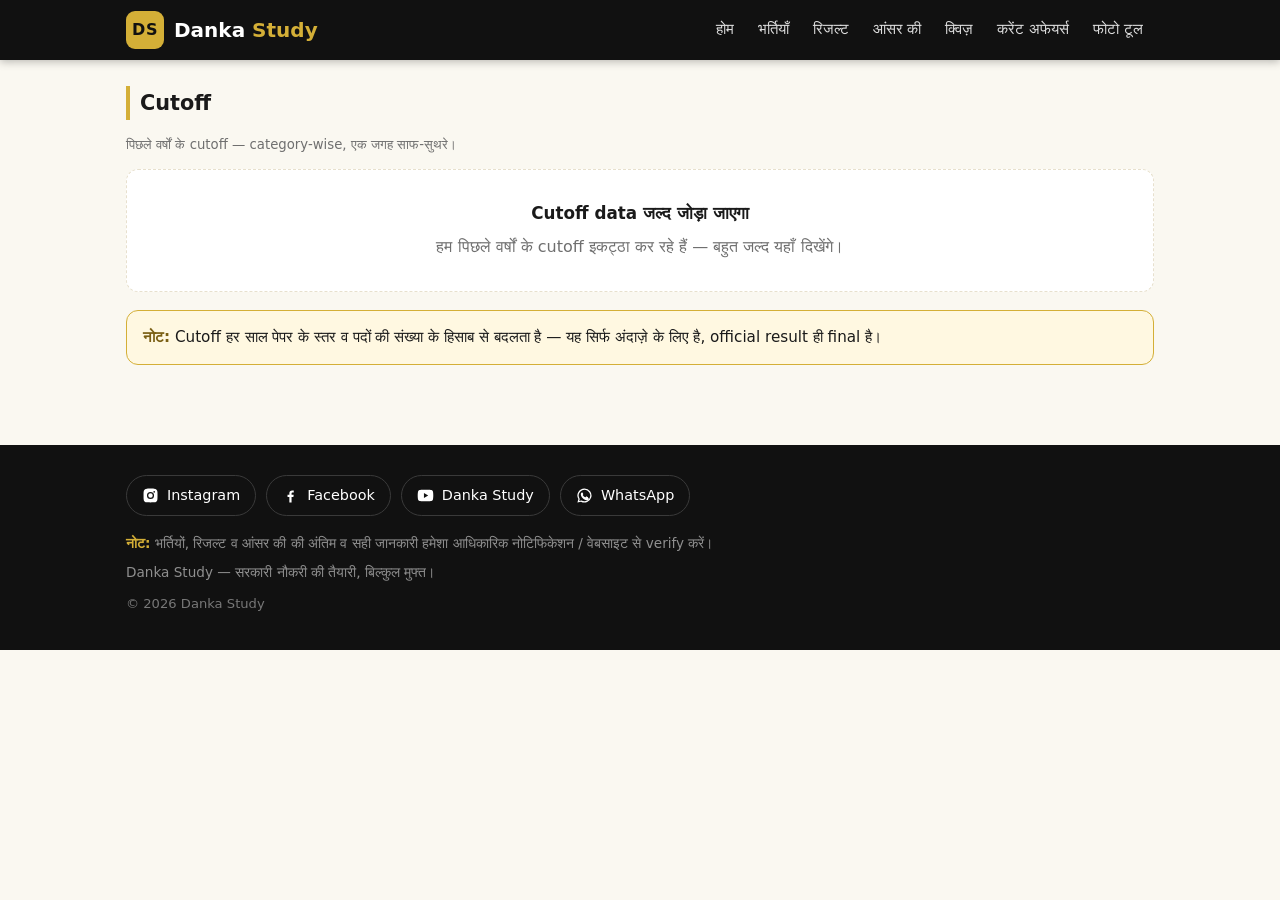
<file: cutoffs.html>
<!DOCTYPE html>
<html lang="hi">
<head>
<meta charset="UTF-8">
<meta name="viewport" content="width=device-width, initial-scale=1.0">
<title>Cutoff — Previous Year Sarkari Exam Cutoffs | Danka Study</title>
<meta name="description" content="Sarkari exams ke previous year cutoffs Hindi me — HSSC, SSC, Railway aur sabhi main exams, category-wise ek jagah.">
<link rel="stylesheet" href="assets/style.css">
</head>
<body>
<header class="site-header">
  <div class="wrap head-in">
    <a class="brand" href="index.html" aria-label="Danka Study — होम">
      <span class="brand-badge">DS</span>
      <span class="brand-text">Danka <em>Study</em></span>
    </a>
    <button class="nav-toggle" id="navToggle" aria-label="मेन्यू" aria-expanded="false">☰</button>
    <nav class="main-nav" id="mainNav" aria-label="मुख्य मेन्यू">
      <a href="index.html">होम</a>
      <a href="jobs.html">भर्तियाँ</a>
      <a href="results.html">रिजल्ट</a>
      <a href="answer-keys.html">आंसर की</a>
      <a href="quiz.html">क्विज़</a>
      <a href="current-affairs.html">करेंट अफेयर्स</a>
      <a href="photo-resize.html">फोटो टूल</a>
    </nav>
  </div>
</header>

<main>
  <section class="section">
    <div class="wrap">
      <div class="section-head"><h2>Cutoff</h2></div>
      <p class="meta">पिछले वर्षों के cutoff — category-wise, एक जगह साफ-सुथरे।</p>
      <div class="tbl-wrap" id="cutoffWrap">
        <table class="data">
          <thead><tr><th>परीक्षा</th><th>वर्ष</th><th>श्रेणी</th><th>Cutoff</th><th>स्रोत</th></tr></thead>
          <tbody id="cutoffBody"></tbody>
        </table>
      </div>
      <div class="empty" id="cutoffEmpty" style="display:none">
        <strong>Cutoff data जल्द जोड़ा जाएगा</strong>
        हम पिछले वर्षों के cutoff इकट्ठा कर रहे हैं — बहुत जल्द यहाँ दिखेंगे।
      </div>
      <div class="disclaimer-box"><strong>नोट:</strong> Cutoff हर साल पेपर के स्तर व पदों की संख्या के हिसाब से बदलता है — यह सिर्फ अंदाज़े के लिए है, official result ही final है।</div>
    </div>
  </section>
</main>

<footer class="site-footer">
  <div class="wrap">
    <div class="social-row" aria-label="सोशल मीडिया">
      <a class="soc" href="https://www.instagram.com/dankarapidfire/" target="_blank" rel="noopener"><svg viewBox="0 0 24 24" aria-hidden="true"><path d="M12 2.2c3.2 0 3.6 0 4.9.1 3.3.1 4.8 1.7 4.9 4.9.1 1.3.1 1.6.1 4.8s0 3.6-.1 4.8c-.1 3.2-1.7 4.8-4.9 4.9-1.3.1-1.6.1-4.9.1-3.2 0-3.6 0-4.8-.1-3.3-.1-4.8-1.7-4.9-4.9-.1-1.3-.1-1.6-.1-4.8s0-3.6.1-4.8C2.4 4 4 2.4 7.2 2.3c1.2-.1 1.6-.1 4.8-.1zM12 7a5 5 0 1 0 0 10 5 5 0 0 0 0-10zm0 8.2a3.2 3.2 0 1 1 0-6.4 3.2 3.2 0 0 1 0 6.4zm5.2-9.6a1.2 1.2 0 1 0 0 2.4 1.2 1.2 0 0 0 0-2.4z"/></svg><span>Instagram</span></a>
      <a class="soc" href="https://www.facebook.com/profile.php?id=61594789661334" target="_blank" rel="noopener"><svg viewBox="0 0 24 24" aria-hidden="true"><path d="M13.5 21.9v-7.8h2.6l.4-3h-3V9.2c0-.9.3-1.5 1.6-1.5h1.5V5c-.3 0-1.2-.1-2.3-.1-2.3 0-3.9 1.4-3.9 4v2.2H7.8v3h2.6v7.8a10 10 0 0 0 3.1 0z"/></svg><span>Facebook</span></a>
      <a class="soc" href="https://www.youtube.com/@dankarapidfire" target="_blank" rel="noopener" aria-label="Danka Study YouTube"><svg viewBox="0 0 24 24" aria-hidden="true"><path d="M23 12s0-3.9-.5-5.6c-.3-1-1.1-1.8-2.1-2C18.6 4 12 4 12 4s-6.6 0-8.4.4c-1 .3-1.8 1-2.1 2C1 8.1 1 12 1 12s0 3.9.5 5.6c.3 1 1.1 1.8 2.1 2 1.8.4 8.4.4 8.4.4s6.6 0 8.4-.4c1-.3 1.8-1 2.1-2 .5-1.7.5-5.6.5-5.6zM9.8 15.5v-7l6 3.5-6 3.5z"/></svg><span>Danka Study</span></a>
      <!-- TODO_WHATSAPP_CHANNEL_URL: WhatsApp Channel ka invite link milte hi href="#" ki jagah dalein -->
      <a class="soc" href="#" aria-label="WhatsApp Channel — जल्द आ रहा है"><svg viewBox="0 0 24 24" aria-hidden="true"><path d="M12 2a10 10 0 0 0-8.6 15.1L2 22l5-1.3A10 10 0 1 0 12 2zm0 18.2a8.2 8.2 0 0 1-4.2-1.1l-.3-.2-3 .8.8-2.9-.2-.3A8.2 8.2 0 1 1 12 20.2zm4.6-6.1c-.3-.1-1.5-.7-1.7-.8-.2-.1-.4-.1-.6.1l-.8 1c-.1.2-.3.2-.5.1a6.7 6.7 0 0 1-3.3-2.9c-.2-.4 0-.5.1-.7l.4-.5c.1-.2.1-.3 0-.5L9.4 8c-.1-.3-.3-.3-.5-.3h-.5c-.2 0-.5.2-.7.5-.2.3-.9 1-.9 2.5s1 2.9 1.1 3.1c.1.2 1.9 3 4.7 4.1 1.9.8 2.7.9 3.6.7.6-.1 1.5-.6 1.7-1.2.2-.6.2-1.1.1-1.2 0-.1-.2-.2-.5-.3z"/></svg><span>WhatsApp</span></a>
    </div>
    <p class="foot-note"><strong>नोट:</strong> भर्तियों, रिजल्ट व आंसर की की अंतिम व सही जानकारी हमेशा आधिकारिक नोटिफिकेशन / वेबसाइट से verify करें।</p>
    <p class="foot-note">Danka Study — सरकारी नौकरी की तैयारी, बिल्कुल मुफ्त।</p>
    <p class="copy">© 2026 Danka Study</p>
  </div>
</footer>
<script src="assets/site.js"></script>
</body>
</html>
</file>
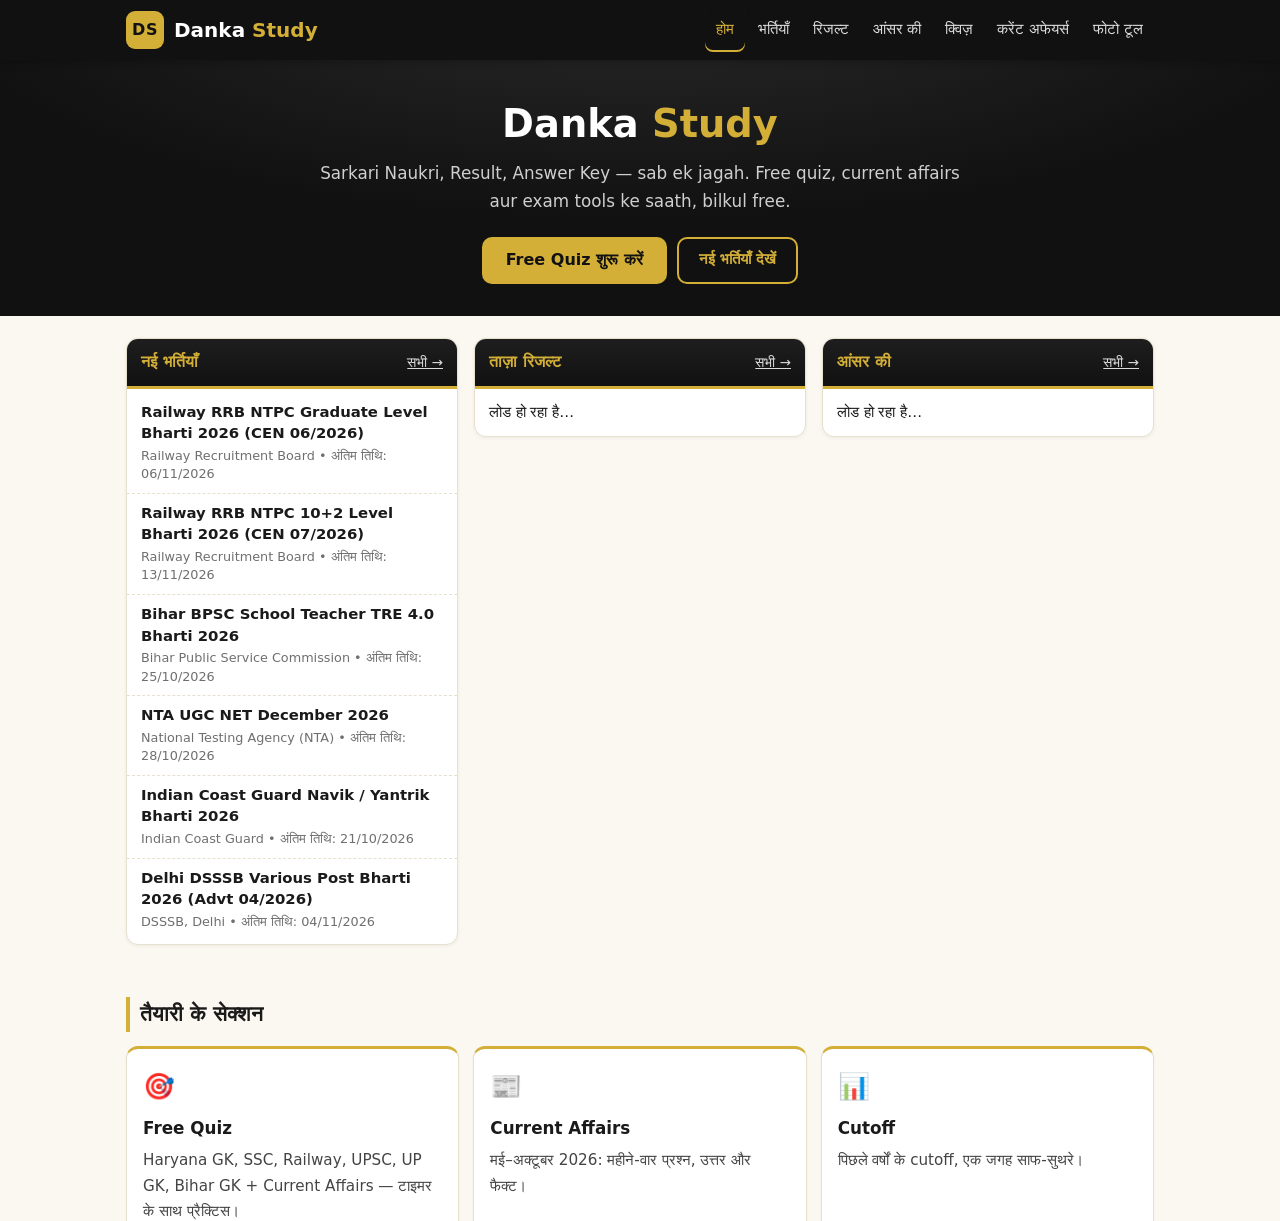
<file: eligibility.html>
<!DOCTYPE html>
<html lang="hi"><head><meta charset="UTF-8"><meta http-equiv="refresh" content="0;url=index.html"><title>Danka Study</title></head><body><p><a href="index.html">Danka Study होम पर जाएं</a></p></body></html>
</file>
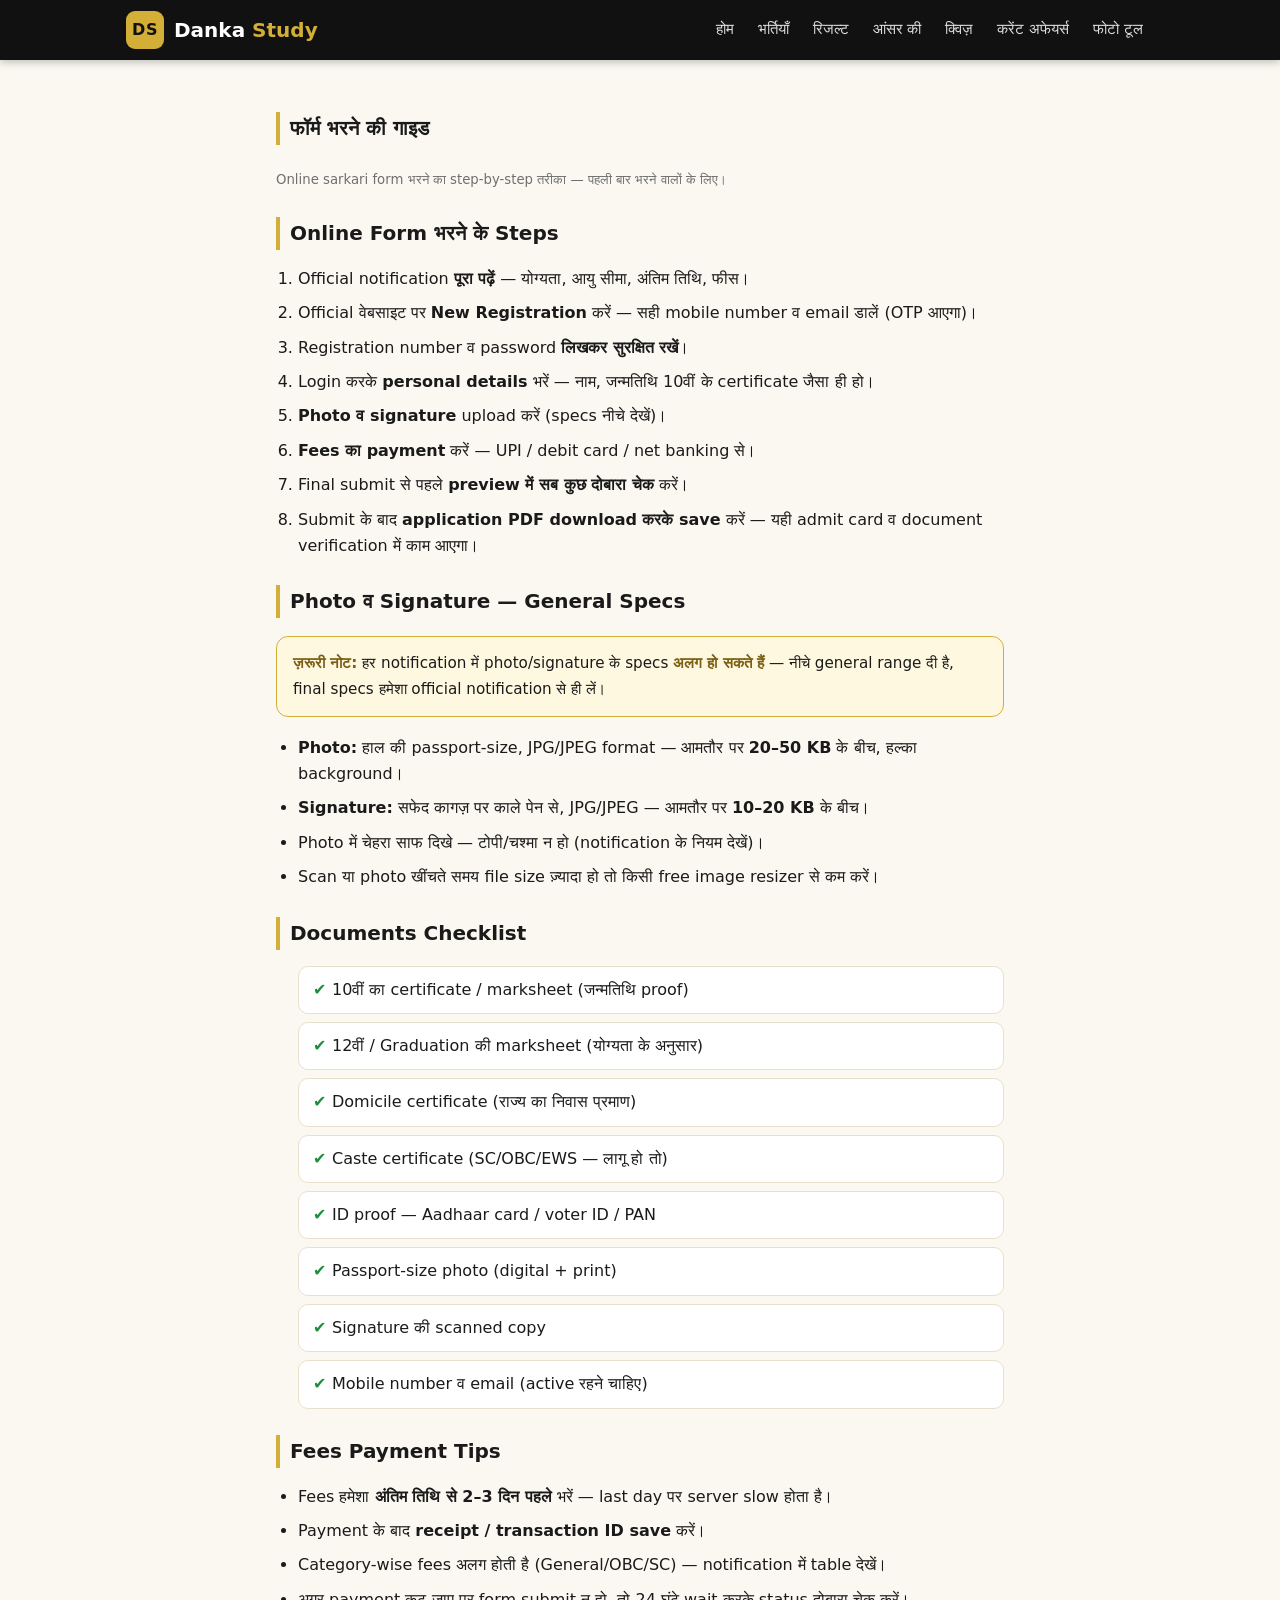
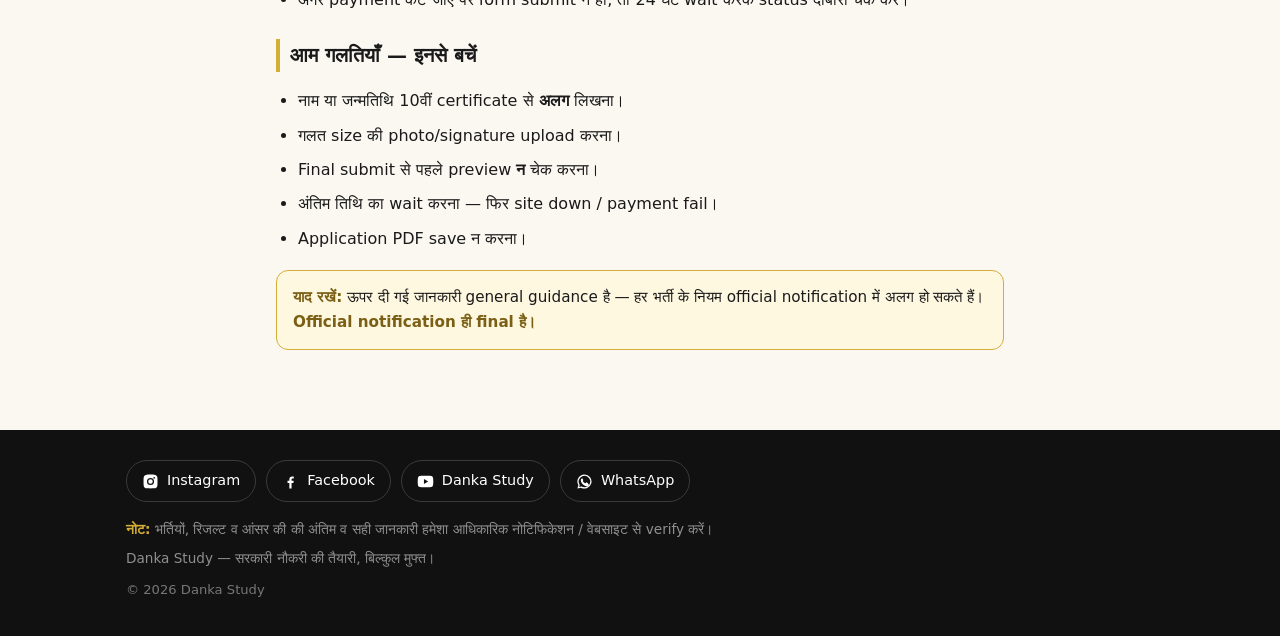
<file: form-guide.html>
<!DOCTYPE html>
<html lang="hi">
<head>
<meta charset="UTF-8">
<meta name="viewport" content="width=device-width, initial-scale=1.0">
<title>Online Form Kaise Bharein — Photo, Documents Guide Hindi me | Danka Study</title>
<meta name="description" content="Sarkari form bharne ki complete Hindi guide — online form ke steps, photo/signature specs, documents checklist aur fees payment tips.">
<link rel="stylesheet" href="assets/style.css">
</head>
<body>
<header class="site-header">
  <div class="wrap head-in">
    <a class="brand" href="index.html" aria-label="Danka Study — होम">
      <span class="brand-badge">DS</span>
      <span class="brand-text">Danka <em>Study</em></span>
    </a>
    <button class="nav-toggle" id="navToggle" aria-label="मेन्यू" aria-expanded="false">☰</button>
    <nav class="main-nav" id="mainNav" aria-label="मुख्य मेन्यू">
      <a href="index.html">होम</a>
      <a href="jobs.html">भर्तियाँ</a>
      <a href="results.html">रिजल्ट</a>
      <a href="answer-keys.html">आंसर की</a>
      <a href="quiz.html">क्विज़</a>
      <a href="current-affairs.html">करेंट अफेयर्स</a>
      <a href="photo-resize.html">फोटो टूल</a>
    </nav>
  </div>
</header>

<main>
  <section class="section guide">
    <div class="wrap" style="max-width:760px">
      <div class="section-head"><h2>फॉर्म भरने की गाइड</h2></div>
      <p class="meta">Online sarkari form भरने का step-by-step तरीका — पहली बार भरने वालों के लिए।</p>

      <h2>Online Form भरने के Steps</h2>
      <ol>
        <li>Official notification <strong>पूरा पढ़ें</strong> — योग्यता, आयु सीमा, अंतिम तिथि, फीस।</li>
        <li>Official वेबसाइट पर <strong>New Registration</strong> करें — सही mobile number व email डालें (OTP आएगा)।</li>
        <li>Registration number व password <strong>लिखकर सुरक्षित रखें</strong>।</li>
        <li>Login करके <strong>personal details</strong> भरें — नाम, जन्मतिथि 10वीं के certificate जैसा ही हो।</li>
        <li><strong>Photo व signature</strong> upload करें (specs नीचे देखें)।</li>
        <li><strong>Fees का payment</strong> करें — UPI / debit card / net banking से।</li>
        <li>Final submit से पहले <strong>preview में सब कुछ दोबारा चेक</strong> करें।</li>
        <li>Submit के बाद <strong>application PDF download करके save</strong> करें — यही admit card व document verification में काम आएगा।</li>
      </ol>

      <h2>Photo व Signature — General Specs</h2>
      <div class="disclaimer-box"><strong>ज़रूरी नोट:</strong> हर notification में photo/signature के specs <strong>अलग हो सकते हैं</strong> — नीचे general range दी है, final specs हमेशा official notification से ही लें।</div>
      <ul>
        <li><strong>Photo:</strong> हाल की passport-size, JPG/JPEG format — आमतौर पर <strong>20–50 KB</strong> के बीच, हल्का background।</li>
        <li><strong>Signature:</strong> सफेद कागज़ पर काले पेन से, JPG/JPEG — आमतौर पर <strong>10–20 KB</strong> के बीच।</li>
        <li>Photo में चेहरा साफ दिखे — टोपी/चश्मा न हो (notification के नियम देखें)।</li>
        <li>Scan या photo खींचते समय file size ज़्यादा हो तो किसी free image resizer से कम करें।</li>
      </ul>

      <h2>Documents Checklist</h2>
      <ul class="check-list">
        <li>10वीं का certificate / marksheet (जन्मतिथि proof)</li>
        <li>12वीं / Graduation की marksheet (योग्यता के अनुसार)</li>
        <li>Domicile certificate (राज्य का निवास प्रमाण)</li>
        <li>Caste certificate (SC/OBC/EWS — लागू हो तो)</li>
        <li>ID proof — Aadhaar card / voter ID / PAN</li>
        <li>Passport-size photo (digital + print)</li>
        <li>Signature की scanned copy</li>
        <li>Mobile number व email (active रहने चाहिए)</li>
      </ul>

      <h2>Fees Payment Tips</h2>
      <ul>
        <li>Fees हमेशा <strong>अंतिम तिथि से 2–3 दिन पहले</strong> भरें — last day पर server slow होता है।</li>
        <li>Payment के बाद <strong>receipt / transaction ID save</strong> करें।</li>
        <li>Category-wise fees अलग होती है (General/OBC/SC) — notification में table देखें।</li>
        <li>अगर payment कट जाए पर form submit न हो, तो 24 घंटे wait करके status दोबारा चेक करें।</li>
      </ul>

      <h2>आम गलतियाँ — इनसे बचें</h2>
      <ul>
        <li>नाम या जन्मतिथि 10वीं certificate से <strong>अलग</strong> लिखना।</li>
        <li>गलत size की photo/signature upload करना।</li>
        <li>Final submit से पहले preview <strong>न</strong> चेक करना।</li>
        <li>अंतिम तिथि का wait करना — फिर site down / payment fail।</li>
        <li>Application PDF save न करना।</li>
      </ul>

      <div class="disclaimer-box"><strong>याद रखें:</strong> ऊपर दी गई जानकारी general guidance है — हर भर्ती के नियम official notification में अलग हो सकते हैं। <strong>Official notification ही final है।</strong></div>
    </div>
  </section>
</main>

<footer class="site-footer">
  <div class="wrap">
    <div class="social-row" aria-label="सोशल मीडिया">
      <a class="soc" href="https://www.instagram.com/dankarapidfire/" target="_blank" rel="noopener"><svg viewBox="0 0 24 24" aria-hidden="true"><path d="M12 2.2c3.2 0 3.6 0 4.9.1 3.3.1 4.8 1.7 4.9 4.9.1 1.3.1 1.6.1 4.8s0 3.6-.1 4.8c-.1 3.2-1.7 4.8-4.9 4.9-1.3.1-1.6.1-4.9.1-3.2 0-3.6 0-4.8-.1-3.3-.1-4.8-1.7-4.9-4.9-.1-1.3-.1-1.6-.1-4.8s0-3.6.1-4.8C2.4 4 4 2.4 7.2 2.3c1.2-.1 1.6-.1 4.8-.1zM12 7a5 5 0 1 0 0 10 5 5 0 0 0 0-10zm0 8.2a3.2 3.2 0 1 1 0-6.4 3.2 3.2 0 0 1 0 6.4zm5.2-9.6a1.2 1.2 0 1 0 0 2.4 1.2 1.2 0 0 0 0-2.4z"/></svg><span>Instagram</span></a>
      <a class="soc" href="https://www.facebook.com/profile.php?id=61594789661334" target="_blank" rel="noopener"><svg viewBox="0 0 24 24" aria-hidden="true"><path d="M13.5 21.9v-7.8h2.6l.4-3h-3V9.2c0-.9.3-1.5 1.6-1.5h1.5V5c-.3 0-1.2-.1-2.3-.1-2.3 0-3.9 1.4-3.9 4v2.2H7.8v3h2.6v7.8a10 10 0 0 0 3.1 0z"/></svg><span>Facebook</span></a>
      <a class="soc" href="https://www.youtube.com/@dankarapidfire" target="_blank" rel="noopener" aria-label="Danka Study YouTube"><svg viewBox="0 0 24 24" aria-hidden="true"><path d="M23 12s0-3.9-.5-5.6c-.3-1-1.1-1.8-2.1-2C18.6 4 12 4 12 4s-6.6 0-8.4.4c-1 .3-1.8 1-2.1 2C1 8.1 1 12 1 12s0 3.9.5 5.6c.3 1 1.1 1.8 2.1 2 1.8.4 8.4.4 8.4.4s6.6 0 8.4-.4c1-.3 1.8-1 2.1-2 .5-1.7.5-5.6.5-5.6zM9.8 15.5v-7l6 3.5-6 3.5z"/></svg><span>Danka Study</span></a>
      <!-- TODO_WHATSAPP_CHANNEL_URL: WhatsApp Channel ka invite link milte hi href="#" ki jagah dalein -->
      <a class="soc" href="#" aria-label="WhatsApp Channel — जल्द आ रहा है"><svg viewBox="0 0 24 24" aria-hidden="true"><path d="M12 2a10 10 0 0 0-8.6 15.1L2 22l5-1.3A10 10 0 1 0 12 2zm0 18.2a8.2 8.2 0 0 1-4.2-1.1l-.3-.2-3 .8.8-2.9-.2-.3A8.2 8.2 0 1 1 12 20.2zm4.6-6.1c-.3-.1-1.5-.7-1.7-.8-.2-.1-.4-.1-.6.1l-.8 1c-.1.2-.3.2-.5.1a6.7 6.7 0 0 1-3.3-2.9c-.2-.4 0-.5.1-.7l.4-.5c.1-.2.1-.3 0-.5L9.4 8c-.1-.3-.3-.3-.5-.3h-.5c-.2 0-.5.2-.7.5-.2.3-.9 1-.9 2.5s1 2.9 1.1 3.1c.1.2 1.9 3 4.7 4.1 1.9.8 2.7.9 3.6.7.6-.1 1.5-.6 1.7-1.2.2-.6.2-1.1.1-1.2 0-.1-.2-.2-.5-.3z"/></svg><span>WhatsApp</span></a>
    </div>
    <p class="foot-note"><strong>नोट:</strong> भर्तियों, रिजल्ट व आंसर की की अंतिम व सही जानकारी हमेशा आधिकारिक नोटिफिकेशन / वेबसाइट से verify करें।</p>
    <p class="foot-note">Danka Study — सरकारी नौकरी की तैयारी, बिल्कुल मुफ्त।</p>
    <p class="copy">© 2026 Danka Study</p>
  </div>
</footer>
<script src="assets/site.js"></script>
</body>
</html>
</file>
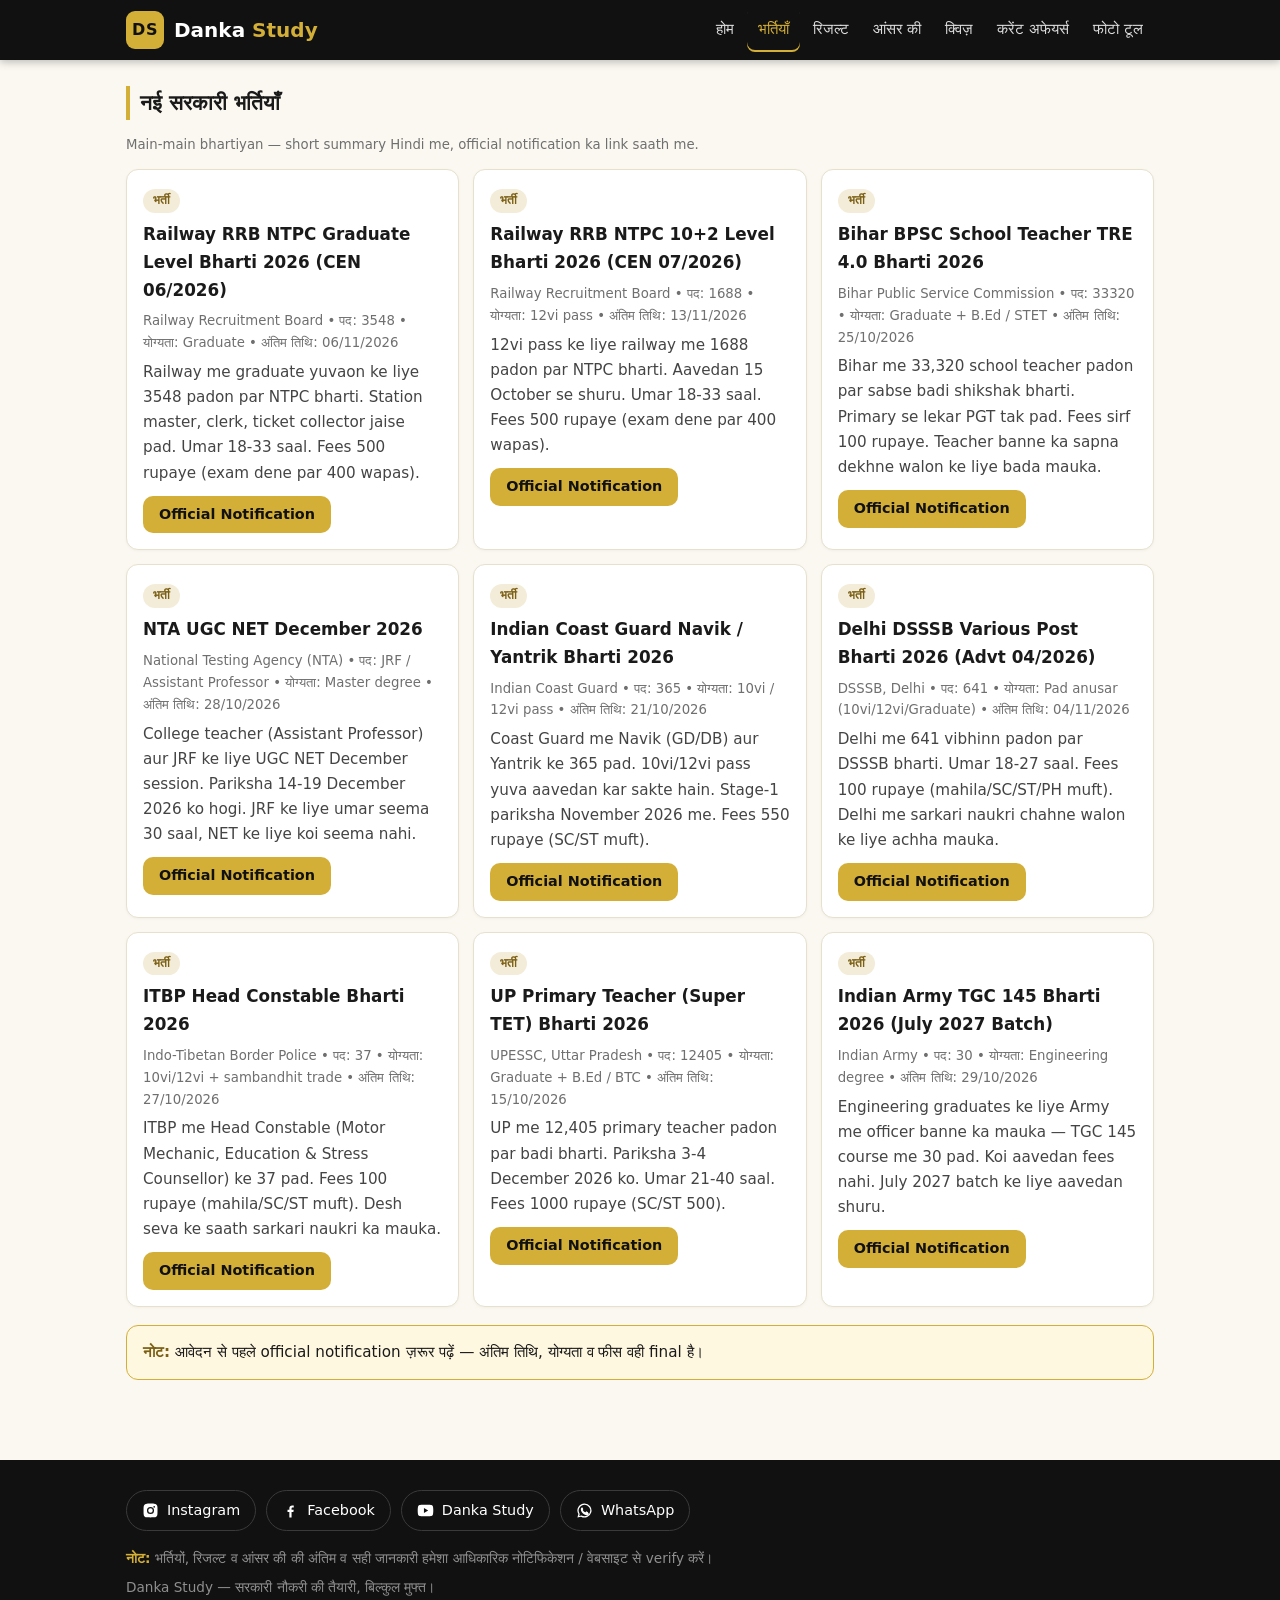
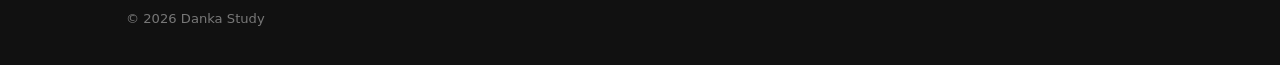
<file: jobs.html>
<!DOCTYPE html>
<html lang="hi">
<head>
<meta charset="UTF-8">
<meta name="viewport" content="width=device-width, initial-scale=1.0">
<title>नई सरकारी भर्तियाँ 2026 — Danka Study</title>
<meta name="description" content="Latest sarkari naukri bhartiyan Hindi me — HSSC, SSC, Railway, UP Police aur sabhi main exams. Official notification links ke saath, bilkul free.">
<link rel="stylesheet" href="assets/style.css">
</head>
<body>
<header class="site-header">
  <div class="wrap head-in">
    <a class="brand" href="index.html" aria-label="Danka Study — होम">
      <span class="brand-badge">DS</span>
      <span class="brand-text">Danka <em>Study</em></span>
    </a>
    <button class="nav-toggle" id="navToggle" aria-label="मेन्यू" aria-expanded="false">☰</button>
    <nav class="main-nav" id="mainNav" aria-label="मुख्य मेन्यू">
      <a href="index.html">होम</a>
      <a href="jobs.html" class="active">भर्तियाँ</a>
      <a href="results.html">रिजल्ट</a>
      <a href="answer-keys.html">आंसर की</a>
      <a href="quiz.html">क्विज़</a>
      <a href="current-affairs.html">करेंट अफेयर्स</a>
      <a href="photo-resize.html">फोटो टूल</a>
    </nav>
  </div>
</header>

<main>
  <section class="section">
    <div class="wrap">
      <div class="section-head"><h2>नई सरकारी भर्तियाँ</h2></div>
      <p class="meta">Main-main bhartiyan — short summary Hindi me, official notification ka link saath me.</p>
      <div class="cards" id="jobsList"><div class="empty">लोड हो रहा है…</div></div>
      <div class="disclaimer-box"><strong>नोट:</strong> आवेदन से पहले official notification ज़रूर पढ़ें — अंतिम तिथि, योग्यता व फीस वही final है।</div>
    </div>
  </section>
</main>

<footer class="site-footer">
  <div class="wrap">
    <div class="social-row" aria-label="सोशल मीडिया">
      <a class="soc" href="https://www.instagram.com/dankarapidfire/" target="_blank" rel="noopener"><svg viewBox="0 0 24 24" aria-hidden="true"><path d="M12 2.2c3.2 0 3.6 0 4.9.1 3.3.1 4.8 1.7 4.9 4.9.1 1.3.1 1.6.1 4.8s0 3.6-.1 4.8c-.1 3.2-1.7 4.8-4.9 4.9-1.3.1-1.6.1-4.9.1-3.2 0-3.6 0-4.8-.1-3.3-.1-4.8-1.7-4.9-4.9-.1-1.3-.1-1.6-.1-4.8s0-3.6.1-4.8C2.4 4 4 2.4 7.2 2.3c1.2-.1 1.6-.1 4.8-.1zM12 7a5 5 0 1 0 0 10 5 5 0 0 0 0-10zm0 8.2a3.2 3.2 0 1 1 0-6.4 3.2 3.2 0 0 1 0 6.4zm5.2-9.6a1.2 1.2 0 1 0 0 2.4 1.2 1.2 0 0 0 0-2.4z"/></svg><span>Instagram</span></a>
      <a class="soc" href="https://www.facebook.com/profile.php?id=61594789661334" target="_blank" rel="noopener"><svg viewBox="0 0 24 24" aria-hidden="true"><path d="M13.5 21.9v-7.8h2.6l.4-3h-3V9.2c0-.9.3-1.5 1.6-1.5h1.5V5c-.3 0-1.2-.1-2.3-.1-2.3 0-3.9 1.4-3.9 4v2.2H7.8v3h2.6v7.8a10 10 0 0 0 3.1 0z"/></svg><span>Facebook</span></a>
      <a class="soc" href="https://www.youtube.com/@dankarapidfire" target="_blank" rel="noopener" aria-label="Danka Study YouTube"><svg viewBox="0 0 24 24" aria-hidden="true"><path d="M23 12s0-3.9-.5-5.6c-.3-1-1.1-1.8-2.1-2C18.6 4 12 4 12 4s-6.6 0-8.4.4c-1 .3-1.8 1-2.1 2C1 8.1 1 12 1 12s0 3.9.5 5.6c.3 1 1.1 1.8 2.1 2 1.8.4 8.4.4 8.4.4s6.6 0 8.4-.4c1-.3 1.8-1 2.1-2 .5-1.7.5-5.6.5-5.6zM9.8 15.5v-7l6 3.5-6 3.5z"/></svg><span>Danka Study</span></a>
      <!-- TODO_WHATSAPP_CHANNEL_URL: WhatsApp Channel ka invite link milte hi href="#" ki jagah dalein -->
      <a class="soc" href="#" aria-label="WhatsApp Channel — जल्द आ रहा है"><svg viewBox="0 0 24 24" aria-hidden="true"><path d="M12 2a10 10 0 0 0-8.6 15.1L2 22l5-1.3A10 10 0 1 0 12 2zm0 18.2a8.2 8.2 0 0 1-4.2-1.1l-.3-.2-3 .8.8-2.9-.2-.3A8.2 8.2 0 1 1 12 20.2zm4.6-6.1c-.3-.1-1.5-.7-1.7-.8-.2-.1-.4-.1-.6.1l-.8 1c-.1.2-.3.2-.5.1a6.7 6.7 0 0 1-3.3-2.9c-.2-.4 0-.5.1-.7l.4-.5c.1-.2.1-.3 0-.5L9.4 8c-.1-.3-.3-.3-.5-.3h-.5c-.2 0-.5.2-.7.5-.2.3-.9 1-.9 2.5s1 2.9 1.1 3.1c.1.2 1.9 3 4.7 4.1 1.9.8 2.7.9 3.6.7.6-.1 1.5-.6 1.7-1.2.2-.6.2-1.1.1-1.2 0-.1-.2-.2-.5-.3z"/></svg><span>WhatsApp</span></a>
    </div>
    <p class="foot-note"><strong>नोट:</strong> भर्तियों, रिजल्ट व आंसर की की अंतिम व सही जानकारी हमेशा आधिकारिक नोटिफिकेशन / वेबसाइट से verify करें।</p>
    <p class="foot-note">Danka Study — सरकारी नौकरी की तैयारी, बिल्कुल मुफ्त।</p>
    <p class="copy">© 2026 Danka Study</p>
  </div>
</footer>
<script src="assets/site.js"></script>
</body>
</html>
</file>
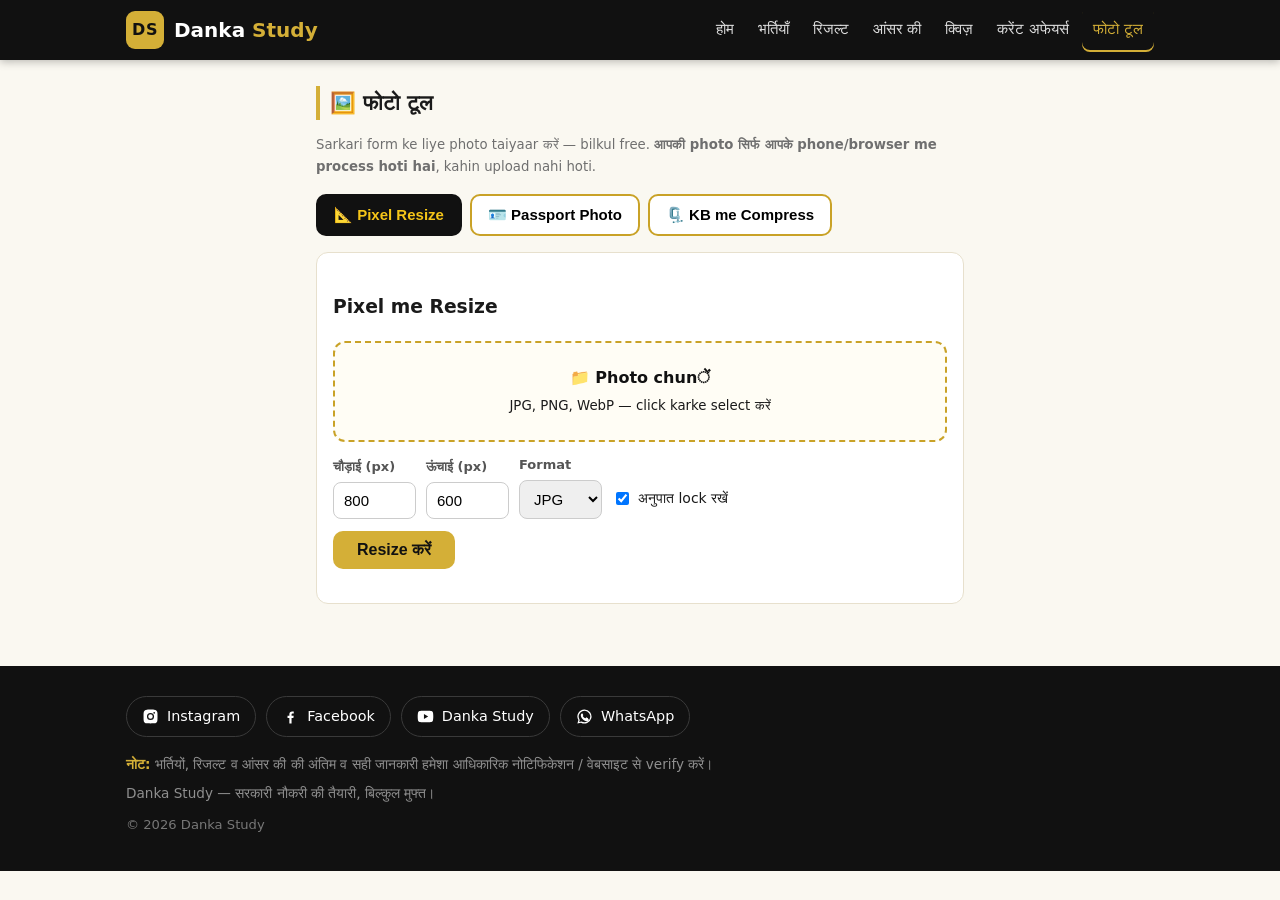
<file: photo-resize.html>
<!DOCTYPE html>
<html lang="hi">
<head>
<meta charset="UTF-8">
<meta name="viewport" content="width=device-width, initial-scale=1.0">
<title>फोटो टूल — Passport Photo, Pixel Resize, KB Compress | Danka Study</title>
<meta name="description" content="Sarkari form ke liye photo taiyaar करें — passport size photo, pixel me resize, aur KB me compress. Bilkul free, photo aapke phone me hi process hoti hai.">
<link rel="stylesheet" href="assets/style.css">
<style>
.pt-tabs{display:flex;gap:8px;flex-wrap:wrap;margin:16px 0}
.pt-tab{padding:10px 16px;border:2px solid #c9a227;background:#fff;border-radius:10px;font-weight:700;cursor:pointer;font-size:15px}
.pt-tab.sel{background:#111;color:#f5c518;border-color:#111}
.pt-panel{display:none}
.pt-panel.sel{display:block}
.drop{border:2px dashed #c9a227;border-radius:12px;padding:22px;text-align:center;background:#fffdf5;cursor:pointer;margin:12px 0}
.drop input{display:none}
.drop b{color:#111}
.pt-row{display:flex;gap:10px;flex-wrap:wrap;align-items:end;margin:12px 0}
.pt-field{display:flex;flex-direction:column;gap:4px}
.pt-field label{font-size:13px;font-weight:700;color:#555}
.pt-field input,.pt-field select{padding:9px 10px;border:1.5px solid #ccc;border-radius:8px;font-size:15px;max-width:170px}
.pt-check{display:flex;align-items:center;gap:6px;font-size:14px;padding:9px 0}
.pt-preview{margin:14px 0;text-align:center}
.pt-preview canvas{max-width:100%;border:1.5px solid #ddd;border-radius:8px;background:#f7f7f7;touch-action:none}
.pt-meta{font-size:14px;color:#333;background:#f6f1de;border:1px solid #e3d5a1;border-radius:8px;padding:10px;margin:10px 0}
.pt-meta b{color:#111}
.dl-btn{display:inline-block;margin-top:10px}
.hidden{display:none!important}
</style>
</head>
<body>
<header class="site-header">
  <div class="wrap head-in">
    <a class="brand" href="index.html" aria-label="Danka Study — होम">
      <span class="brand-badge">DS</span>
      <span class="brand-text">Danka <em>Study</em></span>
    </a>
    <button class="nav-toggle" id="navToggle" aria-label="मेन्यू" aria-expanded="false">☰</button>
    <nav class="main-nav" id="mainNav" aria-label="मुख्य मेन्यू">
      <a href="index.html">होम</a>
      <a href="jobs.html">भर्तियाँ</a>
      <a href="results.html">रिजल्ट</a>
      <a href="answer-keys.html">आंसर की</a>
      <a href="quiz.html">क्विज़</a>
      <a href="current-affairs.html">करेंट अफेयर्स</a>
      <a href="photo-resize.html" class="active">फोटो टूल</a>
    </nav>
  </div>
</header>

<main>
  <section class="section">
    <div class="wrap quiz-shell">
      <div class="section-head"><h2>🖼️ फोटो टूल</h2></div>
      <p class="meta">Sarkari form ke liye photo taiyaar करें — bilkul free. <b>आपकी photo सिर्फ आपके phone/browser me process hoti hai</b>, kahin upload nahi hoti.</p>

      <div class="pt-tabs" role="tablist">
        <button class="pt-tab sel" data-tab="p-pixel">📐 Pixel Resize</button>
        <button class="pt-tab" data-tab="p-pass">🪪 Passport Photo</button>
        <button class="pt-tab" data-tab="p-kb">🗜️ KB me Compress</button>
      </div>

      <!-- TAB 1: pixel resize -->
      <div class="pt-panel sel" id="p-pixel">
        <div class="q-card">
          <h3>Pixel me Resize</h3>
          <div class="drop" id="dz1"><b>📁 Photo chunें</b><br><small>JPG, PNG, WebP — click karke select करें</small><input type="file" id="f1" accept="image/*"></div>
          <div class="pt-row">
            <div class="pt-field"><label>चौड़ाई (px)</label><input type="number" id="w1" min="1" max="8000" value="800"></div>
            <div class="pt-field"><label>ऊंचाई (px)</label><input type="number" id="h1" min="1" max="8000" value="600"></div>
            <div class="pt-field"><label>Format</label><select id="fmt1"><option value="image/jpeg">JPG</option><option value="image/png">PNG</option><option value="image/webp">WebP</option></select></div>
            <label class="pt-check"><input type="checkbox" id="lock1" checked> अनुपात lock रखें</label>
          </div>
          <div class="pt-meta hidden" id="meta1"></div>
          <button class="btn" id="go1">Resize करें</button>
          <div class="pt-preview"><canvas id="cv1" class="hidden"></canvas><div id="out1"></div></div>
        </div>
      </div>

      <!-- TAB 2: passport photo -->
      <div class="pt-panel" id="p-pass">
        <div class="q-card">
          <h3>Passport Size Photo (3.5 × 4.5 cm)</h3>
          <div class="drop" id="dz2"><b>📁 Photo chunें</b><br><small>साफ front-face photo चुनें</small><input type="file" id="f2" accept="image/*"></div>
          <p class="meta">नीचे preview me <b>पीले box ko ungli/mouse se ghaseet kar</b> chehre par set करें। Box ka अनुपात 3.5:4.5 fixed hai.</p>
          <div class="pt-row">
            <div class="pt-field"><label>Output size</label><select id="sz2">
              <option value="413x531">413 × 531 px (300 DPI)</option>
              <option value="600x773" selected>600 × 773 px</option>
              <option value="800x1031">800 × 1031 px</option>
            </select></div>
            <div class="pt-field"><label>Quality</label><select id="q2"><option value="0.92">High</option><option value="0.8" selected>Medium</option><option value="0.65">Low (chhoti file)</option></select></div>
          </div>
          <div class="pt-preview"><canvas id="cv2"></canvas></div>
          <button class="btn" id="go2">Passport Photo बनाएं</button>
          <div class="pt-preview"><canvas id="cv2o" class="hidden"></canvas><div id="out2"></div></div>
        </div>
      </div>

      <!-- TAB 3: KB compress -->
      <div class="pt-panel" id="p-kb">
        <div class="q-card">
          <h3>KB me Compress (size घटाएं)</h3>
          <p class="meta">Form me photo/signature ka size <b>20KB, 50KB ya 100KB</b> se kam manga jata hai — yahan target KB dalें, tool khud size set kar dega.</p>
          <div class="drop" id="dz3"><b>📁 Photo chunें</b><br><small>JPG, PNG, WebP</small><input type="file" id="f3" accept="image/*"></div>
          <div class="pt-row">
            <div class="pt-field"><label>Target size (KB)</label><input type="number" id="kb3" min="5" max="2000" value="50"></div>
            <div class="pt-field"><label>Format</label><select id="fmt3"><option value="image/jpeg">JPG</option><option value="image/webp">WebP</option></select></div>
          </div>
          <div class="pt-meta hidden" id="meta3"></div>
          <button class="btn" id="go3">Compress करें</button>
          <div class="pt-preview"><canvas id="cv3" class="hidden"></canvas><div id="out3"></div></div>
        </div>
      </div>

    </div>
  </section>
</main>

<footer class="site-footer">
  <div class="wrap">
    <div class="social-row" aria-label="सोशल मीडिया">
      <a class="soc" href="https://www.instagram.com/dankarapidfire/" target="_blank" rel="noopener"><svg viewBox="0 0 24 24" aria-hidden="true"><path d="M12 2.2c3.2 0 3.6 0 4.9.1 3.3.1 4.8 1.7 4.9 4.9.1 1.3.1 1.6.1 4.8s0 3.6-.1 4.8c-.1 3.2-1.7 4.8-4.9 4.9-1.3.1-1.6.1-4.9.1-3.2 0-3.6 0-4.8-.1-3.3-.1-4.8-1.7-4.9-4.9-.1-1.3-.1-1.6-.1-4.8s0-3.6.1-4.8C2.4 4 4 2.4 7.2 2.3c1.2-.1 1.6-.1 4.8-.1zM12 7a5 5 0 1 0 0 10 5 5 0 0 0 0-10zm0 8.2a3.2 3.2 0 1 1 0-6.4 3.2 3.2 0 0 1 0 6.4zm5.2-9.6a1.2 1.2 0 1 0 0 2.4 1.2 1.2 0 0 0 0-2.4z"/></svg><span>Instagram</span></a>
      <a class="soc" href="https://www.facebook.com/profile.php?id=61594789661334" target="_blank" rel="noopener"><svg viewBox="0 0 24 24" aria-hidden="true"><path d="M13.5 21.9v-7.8h2.6l.4-3h-3V9.2c0-.9.3-1.5 1.6-1.5h1.5V5c-.3 0-1.2-.1-2.3-.1-2.3 0-3.9 1.4-3.9 4v2.2H7.8v3h2.6v7.8a10 10 0 0 0 3.1 0z"/></svg><span>Facebook</span></a>
      <a class="soc" href="https://www.youtube.com/@dankarapidfire" target="_blank" rel="noopener" aria-label="Danka Study YouTube"><svg viewBox="0 0 24 24" aria-hidden="true"><path d="M23 12s0-3.9-.5-5.6c-.3-1-1.1-1.8-2.1-2C18.6 4 12 4 12 4s-6.6 0-8.4.4c-1 .3-1.8 1-2.1 2C1 8.1 1 12 1 12s0 3.9.5 5.6c.3 1 1.1 1.8 2.1 2 1.8.4 8.4.4 8.4.4s6.6 0 8.4-.4c1-.3 1.8-1 2.1-2 .5-1.7.5-5.6.5-5.6zM9.8 15.5v-7l6 3.5-6 3.5z"/></svg><span>Danka Study</span></a>
      <a class="soc" href="#" aria-label="WhatsApp Channel — जल्द आ रहा है"><svg viewBox="0 0 24 24" aria-hidden="true"><path d="M12 2a10 10 0 0 0-8.6 15.1L2 22l5-1.3A10 10 0 1 0 12 2zm0 18.2a8.2 8.2 0 0 1-4.2-1.1l-.3-.2-3 .8.8-2.9-.2-.3A8.2 8.2 0 1 1 12 20.2zm4.6-6.1c-.3-.1-1.5-.7-1.7-.8-.2-.1-.4-.1-.6.1l-.8 1c-.1.2-.3.2-.5.1a6.7 6.7 0 0 1-3.3-2.9c-.2-.4 0-.5.1-.7l.4-.5c.1-.2.1-.3 0-.5L9.4 8c-.1-.3-.3-.3-.5-.3h-.5c-.2 0-.5.2-.7.5-.2.3-.9 1-.9 2.5s1 2.9 1.1 3.1c.1.2 1.9 3 4.7 4.1 1.9.8 2.7.9 3.6.7.6-.1 1.5-.6 1.7-1.2.2-.6.2-1.1.1-1.2 0-.1-.2-.2-.5-.3z"/></svg><span>WhatsApp</span></a>
    </div>
    <p class="foot-note"><strong>नोट:</strong> भर्तियों, रिजल्ट व आंसर की की अंतिम व सही जानकारी हमेशा आधिकारिक नोटिफिकेशन / वेबसाइट से verify करें।</p>
    <p class="foot-note">Danka Study — सरकारी नौकरी की तैयारी, बिल्कुल मुफ्त।</p>
    <p class="copy">© 2026 Danka Study</p>
  </div>
</footer>
<script src="assets/site.js"></script>
<script>
/* Danka Study Photo Tool — 100% client-side */
(function () {
  'use strict';

  // tabs
  document.querySelectorAll('.pt-tab').forEach(function (t) {
    t.addEventListener('click', function () {
      document.querySelectorAll('.pt-tab').forEach(function (x) { x.classList.remove('sel'); });
      document.querySelectorAll('.pt-panel').forEach(function (x) { x.classList.remove('sel'); });
      t.classList.add('sel');
      document.getElementById(t.getAttribute('data-tab')).classList.add('sel');
    });
  });

  function fmtSize(b) {
    if (b < 1024) return b + ' B';
    if (b < 1048576) return (b / 1024).toFixed(1) + ' KB';
    return (b / 1048576).toFixed(2) + ' MB';
  }
  function loadImage(file) {
    return new Promise(function (res, rej) {
      var url = URL.createObjectURL(file);
      var img = new Image();
      img.onload = function () { res({ img: img, url: url }); };
      img.onerror = rej;
      img.src = url;
    });
  }
  function canvasToBlob(cv, type, q) {
    return new Promise(function (res) { cv.toBlob(res, type, q); });
  }
  function dlLink(box, blob, name) {
    box.innerHTML = '';
    var url = URL.createObjectURL(blob);
    var a = document.createElement('a');
    a.href = url; a.download = name;
    a.className = 'btn dl-btn';
    a.textContent = '⬇ Download (' + fmtSize(blob.size) + ')';
    box.appendChild(a);
  }
  function bindDrop(dz, input) {
    dz.addEventListener('click', function (e) {
      if (e.target.tagName !== 'INPUT') input.click();
    });
  }

  /* ---------- TOOL 1: pixel resize ---------- */
  var img1 = null, ratio1 = 1;
  var f1 = document.getElementById('f1'), w1 = document.getElementById('w1'), h1 = document.getElementById('h1');
  bindDrop(document.getElementById('dz1'), f1);
  f1.addEventListener('change', function () {
    if (!f1.files[0]) return;
    loadImage(f1.files[0]).then(function (r) {
      img1 = r.img; ratio1 = r.img.naturalWidth / r.img.naturalHeight;
      w1.value = r.img.naturalWidth; h1.value = r.img.naturalHeight;
      var m = document.getElementById('meta1');
      m.classList.remove('hidden');
      m.innerHTML = 'Original: <b>' + r.img.naturalWidth + ' × ' + r.img.naturalHeight + ' px</b> (' + fmtSize(f1.files[0].size) + ')';
    });
  });
  w1.addEventListener('input', function () {
    if (document.getElementById('lock1').checked && img1) h1.value = Math.max(1, Math.round(w1.value / ratio1));
  });
  h1.addEventListener('input', function () {
    if (document.getElementById('lock1').checked && img1) w1.value = Math.max(1, Math.round(h1.value * ratio1));
  });
  document.getElementById('go1').addEventListener('click', function () {
    if (!img1) { alert('पहले photo चुनें'); return; }
    var W = Math.max(1, parseInt(w1.value, 10) || 1), H = Math.max(1, parseInt(h1.value, 10) || 1);
    var cv = document.getElementById('cv1');
    cv.width = W; cv.height = H; cv.classList.remove('hidden');
    var ctx = cv.getContext('2d');
    ctx.fillStyle = '#fff'; ctx.fillRect(0, 0, W, H);
    ctx.drawImage(img1, 0, 0, W, H);
    var type = document.getElementById('fmt1').value;
    var ext = type === 'image/png' ? 'png' : (type === 'image/webp' ? 'webp' : 'jpg');
    canvasToBlob(cv, type, 0.92).then(function (b) {
      dlLink(document.getElementById('out1'), b, 'danka-resize-' + W + 'x' + H + '.' + ext);
    });
  });

  /* ---------- TOOL 2: passport photo (draggable crop) ---------- */
  var img2 = null, crop = null, cv2 = document.getElementById('cv2'), scale2 = 1, drag = null;
  var f2 = document.getElementById('f2');
  bindDrop(document.getElementById('dz2'), f2);
  var RATIO = 35 / 45;
  function drawCrop() {
    if (!img2) return;
    var ctx = cv2.getContext('2d');
    ctx.clearRect(0, 0, cv2.width, cv2.height);
    ctx.drawImage(img2, 0, 0, cv2.width, cv2.height);
    ctx.fillStyle = 'rgba(0,0,0,0.45)';
    ctx.fillRect(0, 0, cv2.width, cv2.height);
    ctx.clearRect(crop.x, crop.y, crop.w, crop.h);
    ctx.drawImage(img2, crop.x, crop.y, crop.w, crop.h, crop.x, crop.y, crop.w, crop.h);
    ctx.strokeStyle = '#f5c518'; ctx.lineWidth = 3;
    ctx.strokeRect(crop.x, crop.y, crop.w, crop.h);
  }
  function pos(e) {
    var r = cv2.getBoundingClientRect();
    var p = e.touches ? e.touches[0] : e;
    return { x: (p.clientX - r.left) * (cv2.width / r.width), y: (p.clientY - r.top) * (cv2.height / r.height) };
  }
  function startDrag(e) {
    if (!img2) return;
    var p = pos(e);
    if (p.x >= crop.x && p.x <= crop.x + crop.w && p.y >= crop.y && p.y <= crop.y + crop.h) {
      drag = { dx: p.x - crop.x, dy: p.y - crop.y };
      e.preventDefault();
    }
  }
  function moveDrag(e) {
    if (!drag) return;
    var p = pos(e);
    crop.x = Math.min(Math.max(0, p.x - drag.dx), cv2.width - crop.w);
    crop.y = Math.min(Math.max(0, p.y - drag.dy), cv2.height - crop.h);
    drawCrop();
    e.preventDefault();
  }
  cv2.addEventListener('mousedown', startDrag);
  window.addEventListener('mousemove', moveDrag);
  window.addEventListener('mouseup', function () { drag = null; });
  cv2.addEventListener('touchstart', startDrag, { passive: false });
  cv2.addEventListener('touchmove', moveDrag, { passive: false });
  cv2.addEventListener('touchend', function () { drag = null; });
  f2.addEventListener('change', function () {
    if (!f2.files[0]) return;
    loadImage(f2.files[0]).then(function (r) {
      img2 = r.img;
      var maxW = 340;
      scale2 = Math.min(1, maxW / r.img.naturalWidth);
      cv2.width = Math.round(r.img.naturalWidth * scale2);
      cv2.height = Math.round(r.img.naturalHeight * scale2);
      var cw = cv2.width * 0.7, ch = cw / RATIO;
      if (ch > cv2.height * 0.92) { ch = cv2.height * 0.92; cw = ch * RATIO; }
      crop = { x: (cv2.width - cw) / 2, y: (cv2.height - ch) / 2, w: cw, h: ch };
      drawCrop();
    });
  });
  document.getElementById('go2').addEventListener('click', function () {
    if (!img2 || !crop) { alert('पहले photo चुनें'); return; }
    var parts = document.getElementById('sz2').value.split('x');
    var OW = parseInt(parts[0], 10), OH = parseInt(parts[1], 10);
    var sx = crop.x / scale2, sy = crop.y / scale2, sw = crop.w / scale2, sh = crop.h / scale2;
    var out = document.getElementById('cv2o');
    out.width = OW; out.height = OH; out.classList.remove('hidden');
    var ctx = out.getContext('2d');
    ctx.fillStyle = '#fff'; ctx.fillRect(0, 0, OW, OH);
    ctx.drawImage(img2, sx, sy, sw, sh, 0, 0, OW, OH);
    var q = parseFloat(document.getElementById('q2').value);
    canvasToBlob(out, 'image/jpeg', q).then(function (b) {
      dlLink(document.getElementById('out2'), b, 'passport-photo-' + OW + 'x' + OH + '.jpg');
    });
  });

  /* ---------- TOOL 3: KB compress ---------- */
  var img3 = null, file3 = null;
  var f3 = document.getElementById('f3');
  bindDrop(document.getElementById('dz3'), f3);
  f3.addEventListener('change', function () {
    if (!f3.files[0]) return;
    file3 = f3.files[0];
    loadImage(file3).then(function (r) {
      img3 = r.img;
      var m = document.getElementById('meta3');
      m.classList.remove('hidden');
      m.innerHTML = 'Original: <b>' + fmtSize(file3.size) + '</b> (' + r.img.naturalWidth + ' × ' + r.img.naturalHeight + ' px)';
    });
  });
  function blobAt(w, h, type, q) {
    var c = document.createElement('canvas');
    c.width = Math.max(1, Math.round(w)); c.height = Math.max(1, Math.round(h));
    var x = c.getContext('2d');
    x.fillStyle = '#fff'; x.fillRect(0, 0, c.width, c.height);
    x.drawImage(img3, 0, 0, c.width, c.height);
    return canvasToBlob(c, type, q);
  }
  document.getElementById('go3').addEventListener('click', function () {
    if (!img3) { alert('पहले photo चुनें'); return; }
    var target = (parseFloat(document.getElementById('kb3').value) || 50) * 1024;
    var type = document.getElementById('fmt3').value;
    var btn = document.getElementById('go3');
    btn.disabled = true; btn.textContent = 'Compress हो रहा है…';
    var W = img3.naturalWidth, H = img3.naturalHeight;
    var scale = 1, best = null, tries = 0;
    function attempt() {
      tries++;
      var lo = 0.05, hi = 0.95, local = null, n = 0;
      function step() {
        n++;
        if (n > 12) { finish(local); return; }
        var q = (lo + hi) / 2;
        blobAt(W * scale, H * scale, type, q).then(function (b) {
          if (b.size <= target) { local = { b: b, q: q }; lo = q; }
          else { hi = q; }
          if (hi - lo < 0.03) { finish(local); return; }
          step();
        });
      }
      step();
    }
    function finish(local) {
      if (local) { best = { b: local.b, scale: scale }; done(); return; }
      if (tries < 8 && scale > 0.25) { scale *= 0.82; attempt(); return; }
      // best effort: smallest we got
      blobAt(W * scale, H * scale, type, 0.05).then(function (b) {
        best = { b: b, scale: scale };
        done();
      });
    }
    function done() {
      btn.disabled = false; btn.textContent = 'Compress करें';
      var cv = document.getElementById('cv3');
      var dw = Math.min(360, Math.round(W * best.scale));
      cv.width = dw; cv.height = Math.round(dw * H / W);
      cv.classList.remove('hidden');
      var ctx = cv.getContext('2d');
      ctx.fillStyle = '#fff'; ctx.fillRect(0, 0, cv.width, cv.height);
      ctx.drawImage(img3, 0, 0, cv.width, cv.height);
      var m = document.getElementById('meta3');
      var ok = best.b.size <= target;
      m.innerHTML = 'Original: <b>' + fmtSize(file3.size) + '</b> → Result: <b>' + fmtSize(best.b.size) + '</b> ' +
        (ok ? '✅ target ke andar!' : '⚠️ itna chhota nahi ho paya — target KB badha kar try करें');
      var ext = type === 'image/webp' ? 'webp' : 'jpg';
      dlLink(document.getElementById('out3'), best.b, 'danka-compress-' + Math.round(best.b.size / 1024) + 'kb.' + ext);
    }
    attempt();
  });
})();
</script>
</body>
</html>
</file>
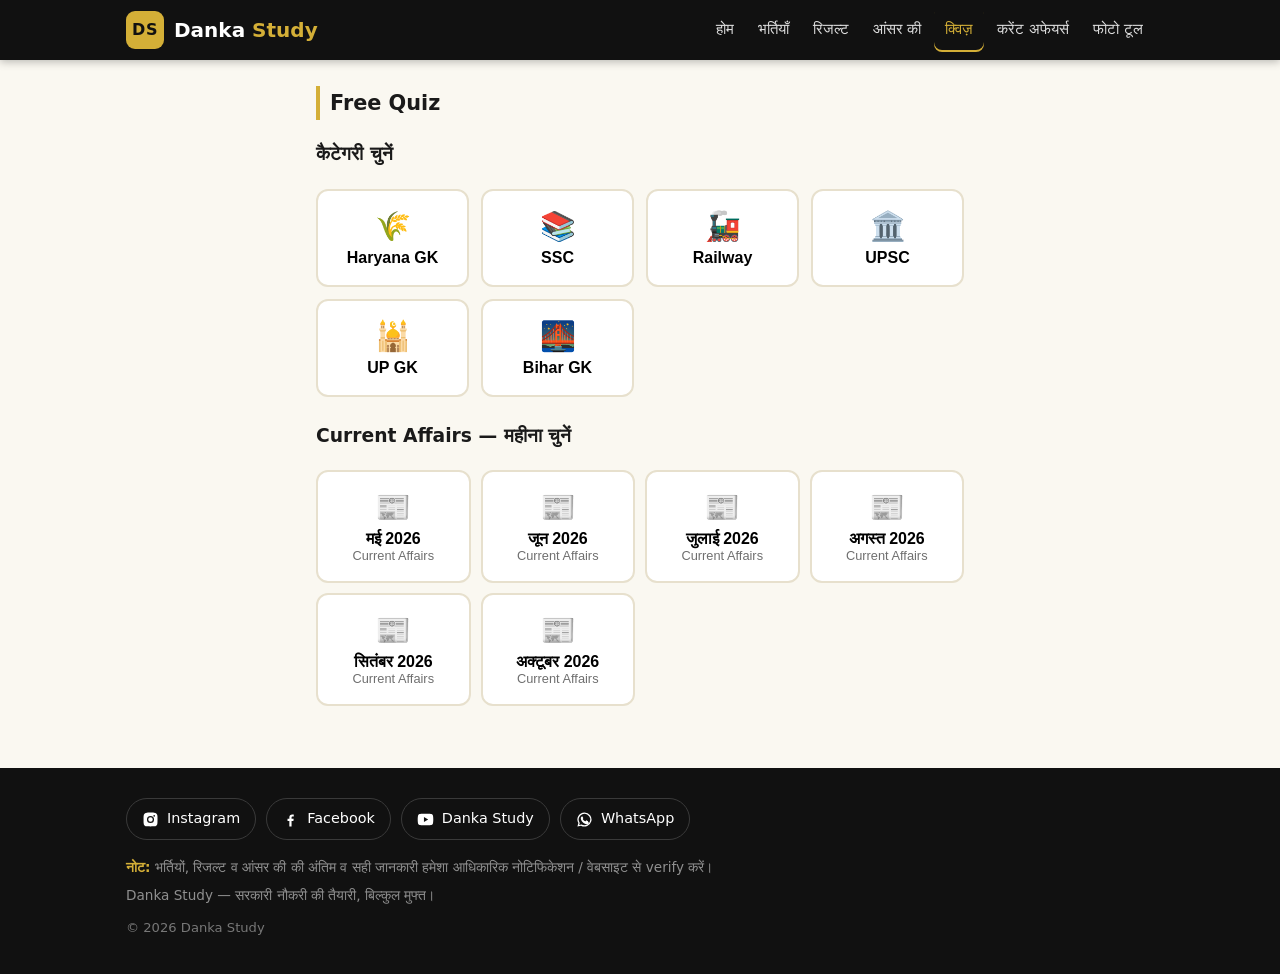
<file: quiz.html>
<!DOCTYPE html>
<html lang="hi">
<head>
<meta charset="UTF-8">
<meta name="viewport" content="width=device-width, initial-scale=1.0">
<title>Free Sarkari Quiz — Haryana GK, SSC, Railway, UPSC | Danka Study</title>
<meta name="description" content="Free sarkari exam quiz Hindi me — Haryana GK, SSC, Railway, UPSC, UP GK, Bihar GK aur Current Affairs. Timer ke saath practice, bilkul free.">
<link rel="stylesheet" href="assets/style.css">
</head>
<body>
<header class="site-header">
  <div class="wrap head-in">
    <a class="brand" href="index.html" aria-label="Danka Study — होम">
      <span class="brand-badge">DS</span>
      <span class="brand-text">Danka <em>Study</em></span>
    </a>
    <button class="nav-toggle" id="navToggle" aria-label="मेन्यू" aria-expanded="false">☰</button>
    <nav class="main-nav" id="mainNav" aria-label="मुख्य मेन्यू">
      <a href="index.html">होम</a>
      <a href="jobs.html">भर्तियाँ</a>
      <a href="results.html">रिजल्ट</a>
      <a href="answer-keys.html">आंसर की</a>
      <a href="quiz.html" class="active">क्विज़</a>
      <a href="current-affairs.html">करेंट अफेयर्स</a>
      <a href="photo-resize.html">फोटो टूल</a>
    </nav>
  </div>
</header>

<main>
  <section class="section">
    <div class="wrap quiz-shell">
      <div class="section-head"><h2>Free Quiz</h2></div>

      <!-- Screen 1: category select -->
      <div id="screenCats">
        <h3>कैटेगरी चुनें</h3>
        <div class="cat-grid" id="catGrid"><div class="empty">लोड हो रहा है…</div></div>
        <h3 style="margin-top:24px">Current Affairs — महीना चुनें</h3>
        <div class="month-grid" id="monthGrid"></div>
      </div>

      <!-- Screen 2: setup -->
      <div id="screenSetup" class="hidden">
        <div class="q-card">
          <h3 id="setupTitle">कैटेगरी</h3>
          <p class="meta" id="setupCount"></p>
          <div class="field">
            <label>टाइमर (प्रति प्रश्न)</label>
            <div class="opt-row" id="timerRow">
              <button class="opt-pill" data-v="3">3 सेकंड</button>
              <button class="opt-pill sel" data-v="5">5 सेकंड</button>
              <button class="opt-pill" data-v="10">10 सेकंड</button>
              <button class="opt-pill" data-v="30">30 सेकंड</button>
              <button class="opt-pill" data-v="60">60 सेकंड</button>
            </div>
          </div>
          <div class="field">
            <label>प्रश्नों की संख्या</label>
            <div class="opt-row" id="countRow">
              <button class="opt-pill sel" data-v="10">10</button>
              <button class="opt-pill" data-v="15">15</button>
              <button class="opt-pill" data-v="20">20</button>
              <button class="opt-pill" data-v="25">25</button>
            </div>
          </div>
          <div class="q-nav">
            <button class="btn-outline" id="backToCats" style="color:#111;border-color:#666">← कैटेगरी</button>
            <button class="btn" id="startQuiz">क्विज़ शुरू करें</button>
          </div>
        </div>
      </div>

      <!-- Screen 3: quiz -->
      <div id="screenQuiz" class="hidden">
        <div class="q-card">
          <div class="q-top"><span class="q-count" id="qCount"></span><span class="q-timer" id="qTimer"></span></div>
          <div class="timer-bar"><div class="timer-fill" id="timerFill"></div></div>
          <p class="q-text" id="qText"></p>
          <div id="qOpts"></div>
          <div class="fact-box hidden" id="qFact"></div>
          <div class="q-nav">
            <button class="btn-outline" id="quitQuiz" style="color:#111;border-color:#666">क्विज़ छोड़ें</button>
            <button class="btn hidden" id="nextQ">अगला प्रश्न →</button>
          </div>
        </div>
      </div>

      <!-- Screen 4: result -->
      <div id="screenResult" class="hidden">
        <div class="result-card">
          <h3>आपका स्कोर</h3>
          <div class="result-score"><span id="rScore">0</span> / <span id="rTotal">0</span></div>
          <p id="rMsg"></p>
          <div style="display:flex;gap:10px;justify-content:center;flex-wrap:wrap">
            <button class="btn" id="retryQuiz">फिर से खेलें</button>
            <button class="btn-outline" id="changeCat" style="color:#111;border-color:#666">कैटेगरी बदलें</button>
            <button class="btn-outline" id="goHome" style="color:#111;border-color:#666">🏠 होम</button>
          </div>
        </div>
      </div>

    </div>
  </section>
</main>

<footer class="site-footer">
  <div class="wrap">
    <div class="social-row" aria-label="सोशल मीडिया">
      <a class="soc" href="https://www.instagram.com/dankarapidfire/" target="_blank" rel="noopener"><svg viewBox="0 0 24 24" aria-hidden="true"><path d="M12 2.2c3.2 0 3.6 0 4.9.1 3.3.1 4.8 1.7 4.9 4.9.1 1.3.1 1.6.1 4.8s0 3.6-.1 4.8c-.1 3.2-1.7 4.8-4.9 4.9-1.3.1-1.6.1-4.9.1-3.2 0-3.6 0-4.8-.1-3.3-.1-4.8-1.7-4.9-4.9-.1-1.3-.1-1.6-.1-4.8s0-3.6.1-4.8C2.4 4 4 2.4 7.2 2.3c1.2-.1 1.6-.1 4.8-.1zM12 7a5 5 0 1 0 0 10 5 5 0 0 0 0-10zm0 8.2a3.2 3.2 0 1 1 0-6.4 3.2 3.2 0 0 1 0 6.4zm5.2-9.6a1.2 1.2 0 1 0 0 2.4 1.2 1.2 0 0 0 0-2.4z"/></svg><span>Instagram</span></a>
      <a class="soc" href="https://www.facebook.com/profile.php?id=61594789661334" target="_blank" rel="noopener"><svg viewBox="0 0 24 24" aria-hidden="true"><path d="M13.5 21.9v-7.8h2.6l.4-3h-3V9.2c0-.9.3-1.5 1.6-1.5h1.5V5c-.3 0-1.2-.1-2.3-.1-2.3 0-3.9 1.4-3.9 4v2.2H7.8v3h2.6v7.8a10 10 0 0 0 3.1 0z"/></svg><span>Facebook</span></a>
      <a class="soc" href="https://www.youtube.com/@dankarapidfire" target="_blank" rel="noopener" aria-label="Danka Study YouTube"><svg viewBox="0 0 24 24" aria-hidden="true"><path d="M23 12s0-3.9-.5-5.6c-.3-1-1.1-1.8-2.1-2C18.6 4 12 4 12 4s-6.6 0-8.4.4c-1 .3-1.8 1-2.1 2C1 8.1 1 12 1 12s0 3.9.5 5.6c.3 1 1.1 1.8 2.1 2 1.8.4 8.4.4 8.4.4s6.6 0 8.4-.4c1-.3 1.8-1 2.1-2 .5-1.7.5-5.6.5-5.6zM9.8 15.5v-7l6 3.5-6 3.5z"/></svg><span>Danka Study</span></a>
      <!-- TODO_WHATSAPP_CHANNEL_URL: WhatsApp Channel ka invite link milte hi href="#" ki jagah dalein -->
      <a class="soc" href="#" aria-label="WhatsApp Channel — जल्द आ रहा है"><svg viewBox="0 0 24 24" aria-hidden="true"><path d="M12 2a10 10 0 0 0-8.6 15.1L2 22l5-1.3A10 10 0 1 0 12 2zm0 18.2a8.2 8.2 0 0 1-4.2-1.1l-.3-.2-3 .8.8-2.9-.2-.3A8.2 8.2 0 1 1 12 20.2zm4.6-6.1c-.3-.1-1.5-.7-1.7-.8-.2-.1-.4-.1-.6.1l-.8 1c-.1.2-.3.2-.5.1a6.7 6.7 0 0 1-3.3-2.9c-.2-.4 0-.5.1-.7l.4-.5c.1-.2.1-.3 0-.5L9.4 8c-.1-.3-.3-.3-.5-.3h-.5c-.2 0-.5.2-.7.5-.2.3-.9 1-.9 2.5s1 2.9 1.1 3.1c.1.2 1.9 3 4.7 4.1 1.9.8 2.7.9 3.6.7.6-.1 1.5-.6 1.7-1.2.2-.6.2-1.1.1-1.2 0-.1-.2-.2-.5-.3z"/></svg><span>WhatsApp</span></a>
    </div>
    <p class="foot-note"><strong>नोट:</strong> भर्तियों, रिजल्ट व आंसर की की अंतिम व सही जानकारी हमेशा आधिकारिक नोटिफिकेशन / वेबसाइट से verify करें।</p>
    <p class="foot-note">Danka Study — सरकारी नौकरी की तैयारी, बिल्कुल मुफ्त।</p>
    <p class="copy">© 2026 Danka Study</p>
  </div>
</footer>
<script src="assets/site.js"></script>
<script>
/* Danka Study Quiz engine — black/gold theme */
var QUIZ_CATS = [
  { id: 'haryana_gk', name: 'Haryana GK', icon: '🌾', files: ['data/quiz/cat_haryana_gk_1.json', 'data/quiz/cat_haryana_gk_2.json'], count: 611 },
  { id: 'ssc',        name: 'SSC',        icon: '📚', files: ['data/quiz/cat_ssc_1.json', 'data/quiz/cat_ssc_2.json'],                 count: 738 },
  { id: 'railway',    name: 'Railway',    icon: '🚂', files: ['data/quiz/cat_railway_1.json', 'data/quiz/cat_railway_2.json'],         count: 738 },
  { id: 'upsc',       name: 'UPSC',       icon: '🏛️', files: ['data/quiz/cat_upsc_1.json', 'data/quiz/cat_upsc_2.json'],               count: 738 },
  { id: 'up_gk',      name: 'UP GK',      icon: '🕌', files: ['data/quiz/cat_up_gk_1.json'],                                          count: 310 },
  { id: 'bihar_gk',   name: 'Bihar GK',   icon: '🌉', files: ['data/quiz/cat_bihar_gk_1.json'],                                      count: 309 }
];
var QUIZ_MONTHS = [
  { file: 'data/quiz/ca_2026_05.json', label: 'मई 2026' },
  { file: 'data/quiz/ca_2026_06.json', label: 'जून 2026' },
  { file: 'data/quiz/ca_2026_07.json', label: 'जुलाई 2026' },
  { file: 'data/quiz/ca_2026_08.json', label: 'अगस्त 2026' },
  { file: 'data/quiz/ca_2026_09.json', label: 'सितंबर 2026' },
  { file: 'data/quiz/ca_2026_10.json', label: 'अक्टूबर 2026' }
];
var quizBank = null;
var sel = { kind: null, name: '', questions: [] };
var timerSec = 5, qLimit = 10;
var Q = { qs: [], i: 0, score: 0, timerId: null, left: 0, total: 0, answered: false, advId: null };
var AC = null;
function ac() {
  try {
    if (!AC) AC = new (window.AudioContext || window.webkitAudioContext)();
    if (AC.state === 'suspended') AC.resume();
    return AC;
  } catch (e) { return null; }
}
function tone(freq, t0, dur, type, vol) {
  var c = ac(); if (!c) return;
  var o = c.createOscillator(), g = c.createGain();
  o.type = type || 'sine'; o.frequency.value = freq;
  var t = c.currentTime + (t0 || 0);
  g.gain.setValueAtTime(0.0001, t);
  g.gain.exponentialRampToValueAtTime(vol || 0.22, t + 0.02);
  g.gain.exponentialRampToValueAtTime(0.0001, t + dur);
  o.connect(g); g.connect(c.destination);
  o.start(t); o.stop(t + dur + 0.05);
}
function sndCorrect() { tone(660, 0, 0.12, 'sine'); tone(990, 0.12, 0.2, 'sine'); }
function sndWrong() { tone(220, 0, 0.22, 'sawtooth', 0.14); tone(160, 0.16, 0.3, 'sawtooth', 0.14); }
function qStopAdv() { if (Q.advId) { clearTimeout(Q.advId); Q.advId = null; } }

function qShuffle(a) {
  for (var i = a.length - 1; i > 0; i--) {
    var j = Math.floor(Math.random() * (i + 1)), t = a[i];
    a[i] = a[j]; a[j] = t;
  }
  return a;
}
function qShow(id) {
  ['screenCats', 'screenSetup', 'screenQuiz', 'screenResult'].forEach(function (s) {
    document.getElementById(s).classList.toggle('hidden', s !== id);
  });
  window.scrollTo(0, 0);
}
function qStopTimer() {
  if (Q.timerId) { clearInterval(Q.timerId); Q.timerId = null; }
}
function qPillRow(rowId, cb) {
  var row = document.getElementById(rowId);
  row.addEventListener('click', function (e) {
    var b = e.target.closest('.opt-pill');
    if (!b) return;
    row.querySelectorAll('.opt-pill').forEach(function (x) { x.classList.remove('sel'); });
    b.classList.add('sel');
    cb(b.getAttribute('data-v'));
  });
}
var catCache = {};
function qSelectCategory(catId) {
  var meta = null;
  for (var i = 0; i < QUIZ_CATS.length; i++) {
    if (QUIZ_CATS[i].id === catId) { meta = QUIZ_CATS[i]; break; }
  }
  if (!meta) return;
  document.getElementById('setupTitle').textContent = meta.name;
  document.getElementById('setupCount').textContent = 'लोड हो रहा है…';
  document.querySelectorAll('#catGrid .cat-card').forEach(function (c) {
    c.classList.toggle('sel', c.getAttribute('data-cat') === catId);
  });
  qShow('screenSetup');
  function ready(cat) {
    sel = { kind: 'cat', name: cat.name, questions: cat.questions };
    document.getElementById('setupTitle').textContent = cat.name;
    document.getElementById('setupCount').textContent = '';
  }
  if (catCache[catId]) { ready(catCache[catId]); return; }
  Promise.all(meta.files.map(function (f) { return fetchJSON(f, null); })).then(function (parts) {
    var qs = [];
    parts.forEach(function (p) { if (p && p.questions) qs = qs.concat(p.questions); });
    if (!qs.length) {
      document.getElementById('setupCount').textContent = 'लोड नहीं हुआ — दोबारा कोशिश करें';
      return;
    }
    var cat = { id: meta.id, name: meta.name, questions: qs };
    catCache[catId] = cat;
    ready(cat);
  });
}
function qSelectMonth(m) {
  document.getElementById('setupTitle').textContent = 'Current Affairs — ' + m.label;
  document.getElementById('setupCount').textContent = 'लोड हो रहा है…';
  qShow('screenSetup');
  fetchJSON(m.file, null).then(function (d) {
    var qs = (d && d.questions) || [];
    sel = { kind: 'ca', name: 'Current Affairs (' + m.label + ')', questions: qs };
    document.getElementById('setupCount').textContent = '';
  });
}
function qStart() {
  if (!sel.questions.length) return;
  ac();
  Q.qs = qShuffle(sel.questions.slice());
  if (qLimit > 0) Q.qs = Q.qs.slice(0, qLimit);
  Q.i = 0; Q.score = 0;
  qShow('screenQuiz');
  qAsk();
}
function qAsk() {
  qStopAdv();
  var q = Q.qs[Q.i];
  Q.answered = false;
  document.getElementById('qCount').textContent = 'प्रश्न ' + (Q.i + 1);
  document.getElementById('qText').textContent = q.q;
  document.getElementById('qFact').classList.add('hidden');
  document.getElementById('nextQ').classList.add('hidden');
  var box = document.getElementById('qOpts');
  box.innerHTML = '';
  q.options.forEach(function (opt, idx) {
    var b = document.createElement('button');
    b.className = 'opt';
    b.textContent = opt;
    b.addEventListener('click', function () { qAnswer(idx); });
    box.appendChild(b);
  });
  Q.left = timerSec; Q.total = timerSec;
  qTickUI();
  qStopTimer();
  Q.timerId = setInterval(function () {
    Q.left--;
    qTickUI();
    if (Q.left <= 0) { qTimeout(); }
  }, 1000);
}
function qTickUI() {
  var t = document.getElementById('qTimer');
  t.textContent = Q.left + 's';
  t.classList.toggle('low', Q.left <= 5);
  document.getElementById('timerFill').style.width = Math.max(0, (Q.left / Q.total) * 100) + '%';
}
function qReveal(chosen) {
  var q = Q.qs[Q.i];
  var btns = document.getElementById('qOpts').querySelectorAll('.opt');
  btns.forEach(function (b, idx) {
    b.disabled = true;
    if (idx === q.answer) { b.classList.add('correct'); }
    else if (idx === chosen) { b.classList.add('wrong'); }
    else { b.classList.add('dim'); }
  });
  if (q.fact) {
    var f = document.getElementById('qFact');
    f.innerHTML = '<strong>फैक्ट:</strong> ' + esc(q.fact);
    f.classList.remove('hidden');
  }
  var nx = document.getElementById('nextQ');
  nx.textContent = (Q.i === Q.qs.length - 1) ? 'रिजल्ट देखें →' : 'अगला प्रश्न →';
  nx.classList.remove('hidden');
  qStopAdv();
  Q.advId = setTimeout(qNext, 1800);
}
function qAnswer(idx) {
  if (Q.answered) return;
  Q.answered = true;
  qStopTimer();
  if (idx === Q.qs[Q.i].answer) { Q.score++; sndCorrect(); } else { sndWrong(); }
  qReveal(idx);
}
function qTimeout() {
  if (Q.answered) return;
  Q.answered = true;
  qStopTimer();
  sndWrong();
  qReveal(-1);
}
function qNext() {
  qStopAdv();
  Q.i++;
  if (Q.i >= Q.qs.length) { qResult(); } else { qAsk(); }
}
function qResult() {
  qStopTimer();
  document.getElementById('rScore').textContent = Q.score;
  document.getElementById('rTotal').textContent = Q.qs.length;
  var pct = Q.qs.length ? (Q.score / Q.qs.length) * 100 : 0;
  var msg = pct >= 80 ? 'शानदार प्रदर्शन! 🎉' :
            pct >= 50 ? 'अच्छा प्रयास — practice जारी रखें 💪' :
                        'हार न मानें — दोबारा कोशिश करें 📚';
  document.getElementById('rMsg').textContent = msg + ' (' + sel.name + ')';
  qShow('screenResult');
}

document.addEventListener('DOMContentLoaded', function () {
  var cg = document.getElementById('catGrid');
  cg.innerHTML = '';
  QUIZ_CATS.forEach(function (c) {
    var b = document.createElement('button');
    b.className = 'cat-card';
    b.setAttribute('data-cat', c.id);
    b.innerHTML = '<span class="cicon">' + c.icon + '</span><strong>' + esc(c.name) + '</strong>';
    b.addEventListener('click', function () { qSelectCategory(c.id); });
    cg.appendChild(b);
  });
  if (location.hash === '#haryana') qSelectCategory('haryana_gk');
  var mg = document.getElementById('monthGrid');
  QUIZ_MONTHS.forEach(function (m) {
    var b = document.createElement('button');
    b.className = 'cat-card';
    b.innerHTML = '<span class="cicon">📰</span><strong>' + esc(m.label) + '</strong><small>Current Affairs</small>';
    b.addEventListener('click', function () { qSelectMonth(m); });
    mg.appendChild(b);
  });
  qPillRow('timerRow', function (v) { timerSec = parseInt(v, 10); });
  qPillRow('countRow', function (v) { qLimit = parseInt(v, 10); });
  document.getElementById('startQuiz').addEventListener('click', qStart);
  document.getElementById('backToCats').addEventListener('click', function () { qShow('screenCats'); });
  document.getElementById('quitQuiz').addEventListener('click', function () { qStopTimer(); qShow('screenCats'); });
  document.getElementById('nextQ').addEventListener('click', qNext);
  document.getElementById('retryQuiz').addEventListener('click', qStart);
  document.getElementById('changeCat').addEventListener('click', function () { qShow('screenCats'); });
  document.getElementById('goHome').addEventListener('click', function () { location.href = 'index.html'; });
});
</script>
</body>
</html>
</file>
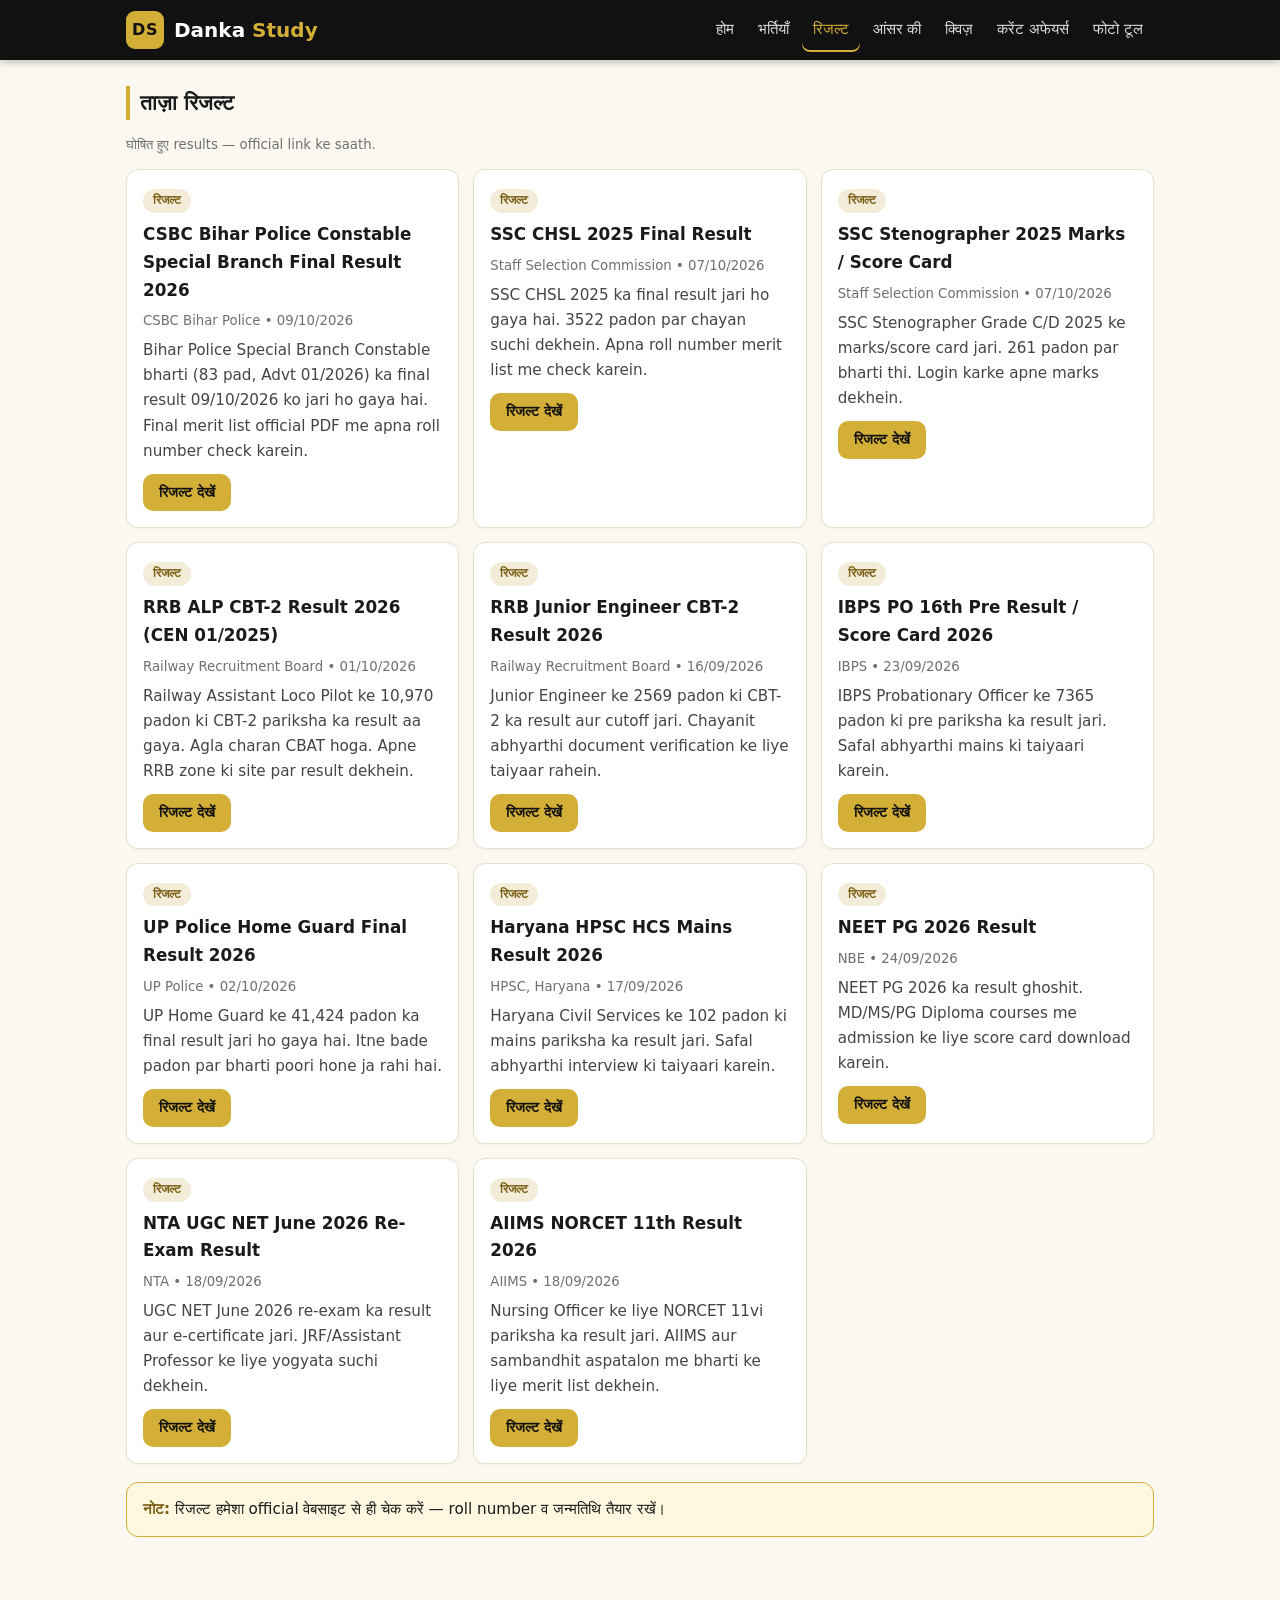
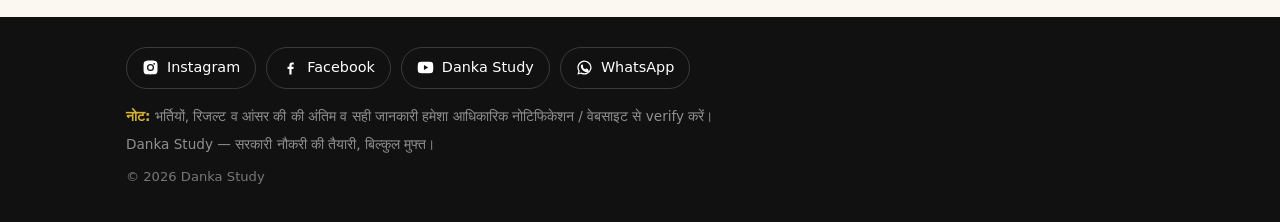
<file: results.html>
<!DOCTYPE html>
<html lang="hi">
<head>
<meta charset="UTF-8">
<meta name="viewport" content="width=device-width, initial-scale=1.0">
<title>Sarkari Result 2026 — Latest Results Hindi me | Danka Study</title>
<meta name="description" content="Sarkari exam results Hindi me — HSSC, SSC, Railway, UP Police aur sabhi main exams ke taza results, official links ke saath.">
<link rel="stylesheet" href="assets/style.css">
</head>
<body>
<header class="site-header">
  <div class="wrap head-in">
    <a class="brand" href="index.html" aria-label="Danka Study — होम">
      <span class="brand-badge">DS</span>
      <span class="brand-text">Danka <em>Study</em></span>
    </a>
    <button class="nav-toggle" id="navToggle" aria-label="मेन्यू" aria-expanded="false">☰</button>
    <nav class="main-nav" id="mainNav" aria-label="मुख्य मेन्यू">
      <a href="index.html">होम</a>
      <a href="jobs.html">भर्तियाँ</a>
      <a href="results.html" class="active">रिजल्ट</a>
      <a href="answer-keys.html">आंसर की</a>
      <a href="quiz.html">क्विज़</a>
      <a href="current-affairs.html">करेंट अफेयर्स</a>
      <a href="photo-resize.html">फोटो टूल</a>
    </nav>
  </div>
</header>

<main>
  <section class="section">
    <div class="wrap">
      <div class="section-head"><h2>ताज़ा रिजल्ट</h2></div>
      <p class="meta">घोषित हुए results — official link ke saath.</p>
      <div class="cards" id="resultsList"><div class="empty">लोड हो रहा है…</div></div>
      <div class="disclaimer-box"><strong>नोट:</strong> रिजल्ट हमेशा official वेबसाइट से ही चेक करें — roll number व जन्मतिथि तैयार रखें।</div>
    </div>
  </section>
</main>

<footer class="site-footer">
  <div class="wrap">
    <div class="social-row" aria-label="सोशल मीडिया">
      <a class="soc" href="https://www.instagram.com/dankarapidfire/" target="_blank" rel="noopener"><svg viewBox="0 0 24 24" aria-hidden="true"><path d="M12 2.2c3.2 0 3.6 0 4.9.1 3.3.1 4.8 1.7 4.9 4.9.1 1.3.1 1.6.1 4.8s0 3.6-.1 4.8c-.1 3.2-1.7 4.8-4.9 4.9-1.3.1-1.6.1-4.9.1-3.2 0-3.6 0-4.8-.1-3.3-.1-4.8-1.7-4.9-4.9-.1-1.3-.1-1.6-.1-4.8s0-3.6.1-4.8C2.4 4 4 2.4 7.2 2.3c1.2-.1 1.6-.1 4.8-.1zM12 7a5 5 0 1 0 0 10 5 5 0 0 0 0-10zm0 8.2a3.2 3.2 0 1 1 0-6.4 3.2 3.2 0 0 1 0 6.4zm5.2-9.6a1.2 1.2 0 1 0 0 2.4 1.2 1.2 0 0 0 0-2.4z"/></svg><span>Instagram</span></a>
      <a class="soc" href="https://www.facebook.com/profile.php?id=61594789661334" target="_blank" rel="noopener"><svg viewBox="0 0 24 24" aria-hidden="true"><path d="M13.5 21.9v-7.8h2.6l.4-3h-3V9.2c0-.9.3-1.5 1.6-1.5h1.5V5c-.3 0-1.2-.1-2.3-.1-2.3 0-3.9 1.4-3.9 4v2.2H7.8v3h2.6v7.8a10 10 0 0 0 3.1 0z"/></svg><span>Facebook</span></a>
      <a class="soc" href="https://www.youtube.com/@dankarapidfire" target="_blank" rel="noopener" aria-label="Danka Study YouTube"><svg viewBox="0 0 24 24" aria-hidden="true"><path d="M23 12s0-3.9-.5-5.6c-.3-1-1.1-1.8-2.1-2C18.6 4 12 4 12 4s-6.6 0-8.4.4c-1 .3-1.8 1-2.1 2C1 8.1 1 12 1 12s0 3.9.5 5.6c.3 1 1.1 1.8 2.1 2 1.8.4 8.4.4 8.4.4s6.6 0 8.4-.4c1-.3 1.8-1 2.1-2 .5-1.7.5-5.6.5-5.6zM9.8 15.5v-7l6 3.5-6 3.5z"/></svg><span>Danka Study</span></a>
      <!-- TODO_WHATSAPP_CHANNEL_URL: WhatsApp Channel ka invite link milte hi href="#" ki jagah dalein -->
      <a class="soc" href="#" aria-label="WhatsApp Channel — जल्द आ रहा है"><svg viewBox="0 0 24 24" aria-hidden="true"><path d="M12 2a10 10 0 0 0-8.6 15.1L2 22l5-1.3A10 10 0 1 0 12 2zm0 18.2a8.2 8.2 0 0 1-4.2-1.1l-.3-.2-3 .8.8-2.9-.2-.3A8.2 8.2 0 1 1 12 20.2zm4.6-6.1c-.3-.1-1.5-.7-1.7-.8-.2-.1-.4-.1-.6.1l-.8 1c-.1.2-.3.2-.5.1a6.7 6.7 0 0 1-3.3-2.9c-.2-.4 0-.5.1-.7l.4-.5c.1-.2.1-.3 0-.5L9.4 8c-.1-.3-.3-.3-.5-.3h-.5c-.2 0-.5.2-.7.5-.2.3-.9 1-.9 2.5s1 2.9 1.1 3.1c.1.2 1.9 3 4.7 4.1 1.9.8 2.7.9 3.6.7.6-.1 1.5-.6 1.7-1.2.2-.6.2-1.1.1-1.2 0-.1-.2-.2-.5-.3z"/></svg><span>WhatsApp</span></a>
    </div>
    <p class="foot-note"><strong>नोट:</strong> भर्तियों, रिजल्ट व आंसर की की अंतिम व सही जानकारी हमेशा आधिकारिक नोटिफिकेशन / वेबसाइट से verify करें।</p>
    <p class="foot-note">Danka Study — सरकारी नौकरी की तैयारी, बिल्कुल मुफ्त।</p>
    <p class="copy">© 2026 Danka Study</p>
  </div>
</footer>
<script src="assets/site.js"></script>
</body>
</html>
</file>
<file: assets/style.css>
/* Danka Study — black #111 + gold #d4af37, mobile-first, Hindi */
:root{
  --black:#111111; --black2:#1c1c1c; --gold:#d4af37; --gold-d:#a8842c;
  --bg:#faf8f1; --card:#ffffff; --text:#1a1a1a; --muted:#6f6f6f;
  --line:#e7e0cd; --green:#1e8e3e; --green-bg:#e6f4ea; --red:#c5221f; --red-bg:#fdecea;
  --radius:12px;
}
*{box-sizing:border-box}
html{-webkit-text-size-adjust:100%}
body{margin:0;background:var(--bg);color:var(--text);
  font-family:system-ui,-apple-system,"Segoe UI","Nirmala UI","Noto Sans Devanagari","Mangal",sans-serif;
  line-height:1.65}
.wrap{max-width:1060px;margin:0 auto;padding:0 16px}
img{max-width:100%}
a{color:#0b5cad}

/* Header */
.site-header{background:var(--black);color:#fff;position:sticky;top:0;z-index:60;box-shadow:0 2px 8px rgba(0,0,0,.25)}
.head-in{display:flex;align-items:center;justify-content:space-between;min-height:60px;position:relative}
.brand{display:flex;align-items:center;gap:10px;color:#fff;text-decoration:none;font-weight:800;font-size:1.25rem}
.brand-badge{background:var(--gold);color:#111;width:38px;height:38px;border-radius:9px;display:grid;place-items:center;font-weight:900;font-size:1rem;letter-spacing:.5px}
.brand-text em{font-style:normal;color:var(--gold)}
.nav-toggle{display:none;background:none;border:1px solid #444;color:#fff;font-size:1.3rem;border-radius:8px;padding:4px 12px;cursor:pointer}
.main-nav{display:flex;gap:2px;flex-wrap:wrap}
.main-nav a{color:#ddd;text-decoration:none;padding:9px 11px;border-radius:8px;font-size:.95rem;white-space:nowrap}
.main-nav a:hover{color:var(--gold);background:#1e1e1e}
.main-nav a.active{color:var(--gold);box-shadow:inset 0 -2px 0 var(--gold)}
@media(max-width:880px){
  .nav-toggle{display:block}
  .main-nav{display:none;position:absolute;top:60px;left:0;right:0;background:var(--black2);flex-direction:column;padding:8px 16px 14px;border-top:1px solid #333}
  .main-nav.open{display:flex}
  .main-nav a{padding:11px 6px;border-bottom:1px solid #2a2a2a}
}

/* Hero */
.hero{background:radial-gradient(1200px 400px at 50% -80px,#2a2a2a 0%,var(--black) 60%);color:#fff;text-align:center;padding:38px 0 32px}
.hero h1{margin:0 0 10px;font-size:clamp(1.6rem,5vw,2.4rem);line-height:1.35}
.hero h1 .gold{color:var(--gold)}
.hero p{color:#cfcfcf;max-width:640px;margin:0 auto 22px;font-size:1.05rem}
.hero .btn-row{display:flex;gap:10px;justify-content:center;flex-wrap:wrap}

/* Buttons */
.btn{display:inline-block;background:var(--gold);color:#111;font-weight:700;padding:10px 24px;border-radius:10px;text-decoration:none;border:none;cursor:pointer;font-size:1rem}
.btn:hover{background:var(--gold-d)}
.btn-outline{display:inline-block;background:transparent;color:var(--gold);border:2px solid var(--gold);font-weight:700;padding:8px 20px;border-radius:10px;text-decoration:none;cursor:pointer;font-size:.95rem}
.btn-outline:hover{background:rgba(212,175,55,.12)}
.btn-sm{padding:7px 16px;font-size:.9rem}

/* Sections */
.section{padding:26px 0}
.section-head{display:flex;justify-content:space-between;align-items:center;margin-bottom:14px;gap:10px}
.section-head h2{margin:0;font-size:1.3rem;border-left:4px solid var(--gold);padding-left:10px}
.section-head a{font-size:.9rem;white-space:nowrap}
.cards{display:grid;grid-template-columns:repeat(auto-fill,minmax(250px,1fr));gap:14px}
.card{background:var(--card);border:1px solid var(--line);border-radius:var(--radius);padding:16px;box-shadow:0 1px 3px rgba(0,0,0,.04)}
.card h3{margin:0 0 6px;font-size:1.05rem}
.card h3 a{color:var(--text);text-decoration:none}
.card h3 a:hover{color:var(--gold-d)}
.card p{margin:6px 0;color:#444;font-size:.95rem}
.meta{color:var(--muted);font-size:.83rem}
.tag{display:inline-block;background:#f3ecd8;color:#7a5f14;font-size:.75rem;font-weight:700;padding:2px 10px;border-radius:99px;margin-bottom:8px}
.card .actions{margin-top:10px;display:flex;gap:8px;flex-wrap:wrap}
.menu-card{display:block;text-decoration:none;color:var(--text);border-top:3px solid var(--gold)}
.menu-card:hover{box-shadow:0 4px 14px rgba(0,0,0,.08);transform:translateY(-1px)}
.menu-card .icon{font-size:1.6rem}
.menu-card h3{margin:8px 0 4px}

/* Lists */
.list-plain{list-style:none;margin:0;padding:0;display:grid;gap:10px}
.list-plain li{background:var(--card);border:1px solid var(--line);border-radius:10px;padding:12px 14px}
.list-plain li a{color:var(--text);text-decoration:none;font-weight:600}
.list-plain li a:hover{color:var(--gold-d)}
.list-plain .meta{display:block;margin-top:4px}

.empty{background:var(--card);border:1.5px dashed var(--line);border-radius:var(--radius);padding:30px 18px;text-align:center;color:var(--muted)}
.empty strong{display:block;color:var(--text);font-size:1.05rem;margin-bottom:6px}

/* Tables */
.tbl-wrap{overflow-x:auto;background:var(--card);border:1px solid var(--line);border-radius:var(--radius)}
table.data{width:100%;border-collapse:collapse;min-width:560px;font-size:.95rem}
table.data th{background:var(--black);color:var(--gold);text-align:left;padding:10px 12px;font-size:.88rem}
table.data td{padding:10px 12px;border-top:1px solid var(--line)}
table.data tr:nth-child(even) td{background:#fbf9f3}

/* Quiz */
.quiz-shell{max-width:680px;margin:0 auto}
.cat-grid{display:grid;grid-template-columns:repeat(auto-fill,minmax(150px,1fr));gap:12px}
.cat-card{background:var(--card);border:2px solid var(--line);border-radius:var(--radius);padding:18px 10px;text-align:center;cursor:pointer;font-size:1rem}
.cat-card:hover{border-color:var(--gold)}
.cat-card.sel{border-color:var(--gold);background:#fffbeF;box-shadow:0 0 0 2px var(--gold)}
.cat-card .cicon{font-size:1.8rem;display:block;margin-bottom:6px}
.cat-card small{color:var(--muted);display:block;font-size:.8rem}
.month-grid{display:grid;grid-template-columns:repeat(auto-fill,minmax(140px,1fr));gap:10px;margin-top:8px}
.opt-row{display:flex;gap:10px;flex-wrap:wrap;margin:14px 0}
.opt-pill{border:2px solid var(--line);background:#fff;border-radius:99px;padding:8px 20px;cursor:pointer;font-size:1rem}
.opt-pill.sel{border-color:var(--gold);background:#fff8e1;font-weight:700}
.q-card{background:var(--card);border:1px solid var(--line);border-radius:var(--radius);padding:20px 16px}
.q-top{display:flex;justify-content:space-between;align-items:center;margin-bottom:10px;gap:10px}
.q-count{font-weight:700;color:var(--muted);font-size:.9rem}
.q-timer{font-weight:800;font-size:1.1rem;color:var(--black);background:#f3ecd8;border-radius:8px;padding:2px 12px}
.q-timer.low{color:var(--red);background:var(--red-bg)}
.timer-bar{height:8px;background:#eee7d2;border-radius:99px;overflow:hidden;margin-bottom:14px}
.timer-fill{height:100%;background:var(--gold);width:100%;transition:width 1s linear}
.q-text{font-size:1.15rem;font-weight:600;margin:0 0 12px;line-height:1.55}
.opt{display:block;width:100%;text-align:left;background:#fff;border:2px solid var(--line);border-radius:10px;padding:12px 14px;margin:8px 0;cursor:pointer;font-size:1rem;line-height:1.5}
.opt:hover:not(:disabled){border-color:var(--gold)}
.opt:disabled{cursor:default}
.opt.correct{border-color:var(--green);background:var(--green-bg);font-weight:700}
.opt.wrong{border-color:var(--red);background:var(--red-bg)}
.opt.dim{opacity:.55}
.q-nav{display:flex;justify-content:space-between;margin-top:14px;gap:10px}
.fact-box{background:#fff8e1;border-left:4px solid var(--gold);padding:10px 14px;margin-top:12px;border-radius:0 8px 8px 0;font-size:.95rem}
.fact-box strong{color:#7a5f14}
.result-card{text-align:center;background:var(--card);border:1px solid var(--line);border-radius:var(--radius);padding:34px 20px}
.result-score{font-size:3rem;font-weight:900;color:var(--black);margin:6px 0}
.result-score span{color:var(--gold-d)}
.hidden{display:none!important}

/* Forms */
.form-card{background:var(--card);border:1px solid var(--line);border-radius:var(--radius);padding:20px;max-width:640px}
.field{margin-bottom:14px}
.field label{display:block;font-weight:700;margin-bottom:6px}
.field input,.field select{width:100%;padding:10px 12px;border:2px solid var(--line);border-radius:10px;font-size:1rem;background:#fff}
.field input:focus,.field select:focus{outline:none;border-color:var(--gold)}
.disclaimer-box{background:#fff8e1;border:1.5px solid var(--gold);border-radius:var(--radius);padding:14px 16px;margin:18px 0;font-size:.95rem}
.disclaimer-box strong{color:#7a5f14}
.elig-yes{color:var(--green);font-weight:700}
.elig-no{color:var(--red);font-weight:700}

/* Guide */
.guide h2{font-size:1.25rem;margin:26px 0 10px;border-left:4px solid var(--gold);padding-left:10px}
.guide ol,.guide ul{padding-left:22px}
.guide li{margin-bottom:8px}
.check-list{list-style:none;padding:0}
.check-list li{background:var(--card);border:1px solid var(--line);border-radius:10px;padding:10px 14px;margin-bottom:8px}
.check-list li::before{content:"✔ ";color:var(--green);font-weight:700}

/* Footer */
.site-footer{background:var(--black);color:#bdbdbd;padding:30px 0 22px;margin-top:36px}
.social-row{display:flex;flex-wrap:wrap;gap:10px;margin-bottom:16px}
.soc{display:inline-flex;align-items:center;gap:8px;color:#fff;text-decoration:none;border:1px solid #3a3a3a;padding:8px 15px;border-radius:99px;font-size:.9rem}
.soc:hover{border-color:var(--gold);color:var(--gold)}
.soc svg{width:17px;height:17px;fill:currentColor;flex:none}
.foot-note{font-size:.85rem;color:#8f8f8f;margin:6px 0}
.foot-note strong{color:var(--gold)}
.copy{font-size:.82rem;color:#777;margin-top:10px}

/* Tabs (current affairs) */
.tabs{display:flex;gap:8px;flex-wrap:wrap;margin-bottom:16px}
.tab{border:2px solid var(--line);background:#fff;border-radius:99px;padding:7px 18px;cursor:pointer;font-size:.95rem}
.tab.sel{border-color:var(--gold);background:#fff8e1;font-weight:700}
.ca-card{background:var(--card);border:1px solid var(--line);border-radius:var(--radius);padding:14px 16px;margin-bottom:12px}
.ca-card .q{font-weight:600;margin:0 0 8px}
.ca-ans{display:none;margin-top:10px}
.ca-card.open .ca-ans{display:block}
.ca-card .reveal{background:none;border:none;color:#0b5cad;font-weight:700;cursor:pointer;padding:0;font-size:.95rem}

/* Home: 3-column SarkariResult-style boxes */
.sr-sec{padding-top:22px}
.sr3{display:grid;grid-template-columns:repeat(3,1fr);gap:16px;align-items:start}
@media(max-width:860px){.sr3{grid-template-columns:1fr}}
.srbox{background:var(--card);border:1px solid var(--line);border-radius:12px;overflow:hidden;box-shadow:0 1px 4px rgba(0,0,0,.06)}
.srbox-head{background:linear-gradient(180deg,#1e1e1e,#111);border-bottom:3px solid var(--gold);padding:10px 14px;display:flex;justify-content:space-between;align-items:center;gap:8px}
.srbox-head h2{margin:0;font-size:1.02rem;color:var(--gold);border:0;padding:0}
.srbox-head a{font-size:.85rem;color:#fff;white-space:nowrap;opacity:.85}
.srbox-head a:hover{color:var(--gold);opacity:1}
.srbox-list{list-style:none;margin:0;padding:4px 0}
.srbox-list li{padding:9px 14px;border-bottom:1px dashed var(--line);font-size:.93rem;line-height:1.45}
.srbox-list li:last-child{border-bottom:0}
.srbox-list li a{color:var(--text);text-decoration:none;font-weight:600}
.srbox-list li a:hover{color:var(--gold-d);text-decoration:underline}
.srbox-list .meta{display:block;margin-top:2px;font-size:.8rem;color:var(--muted);font-weight:400}
</file>
